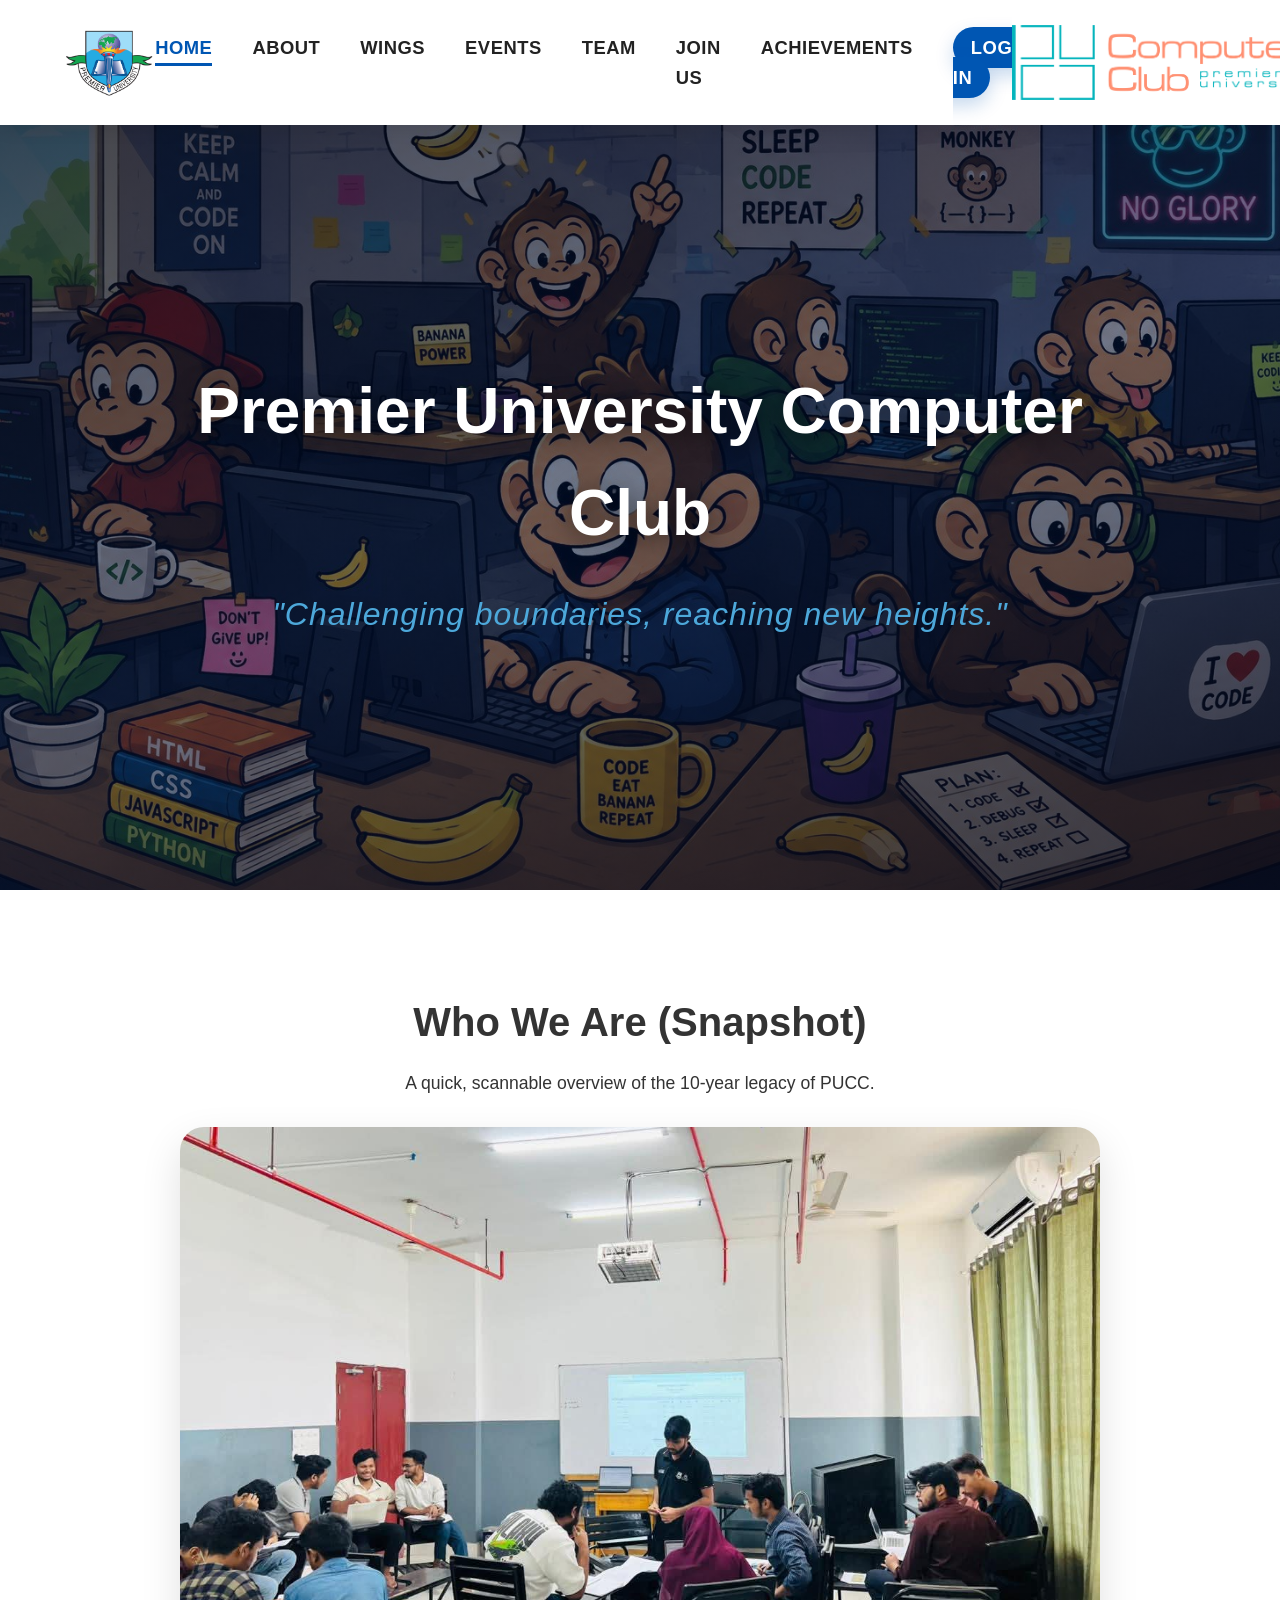
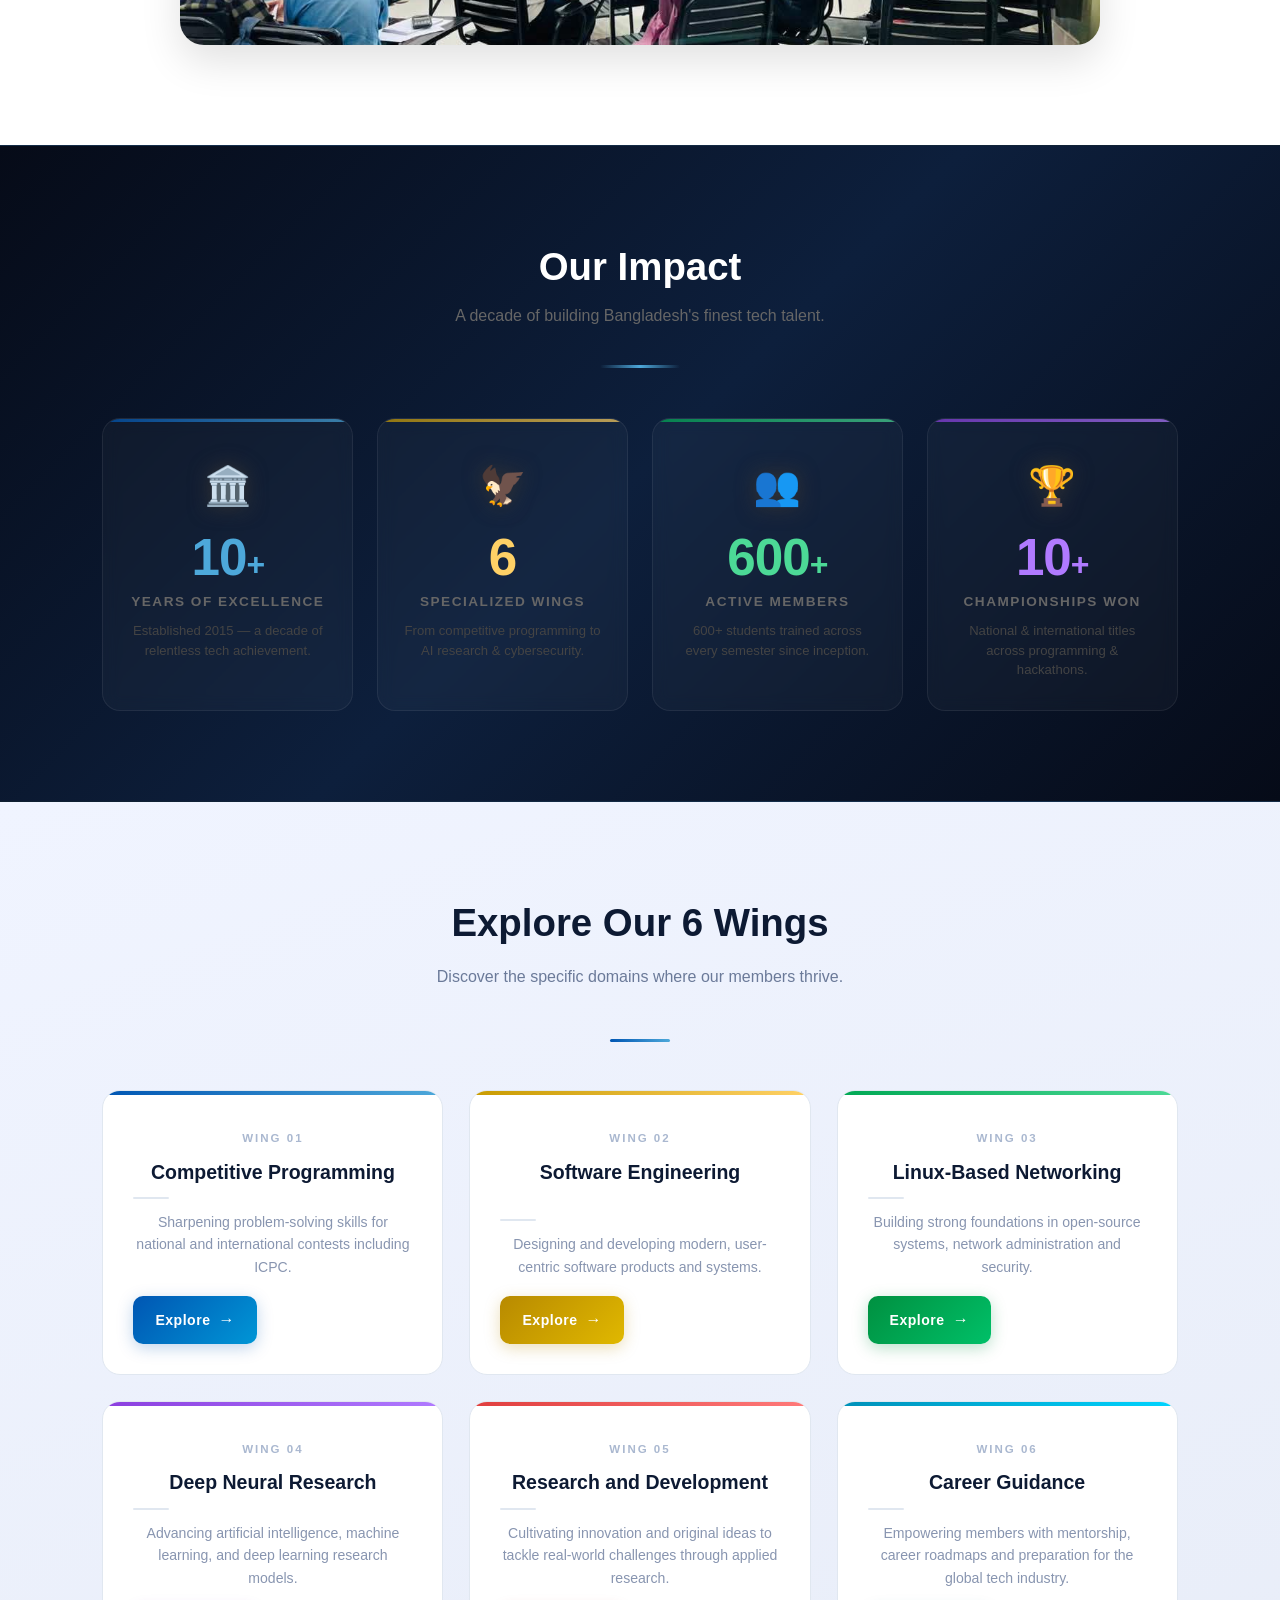
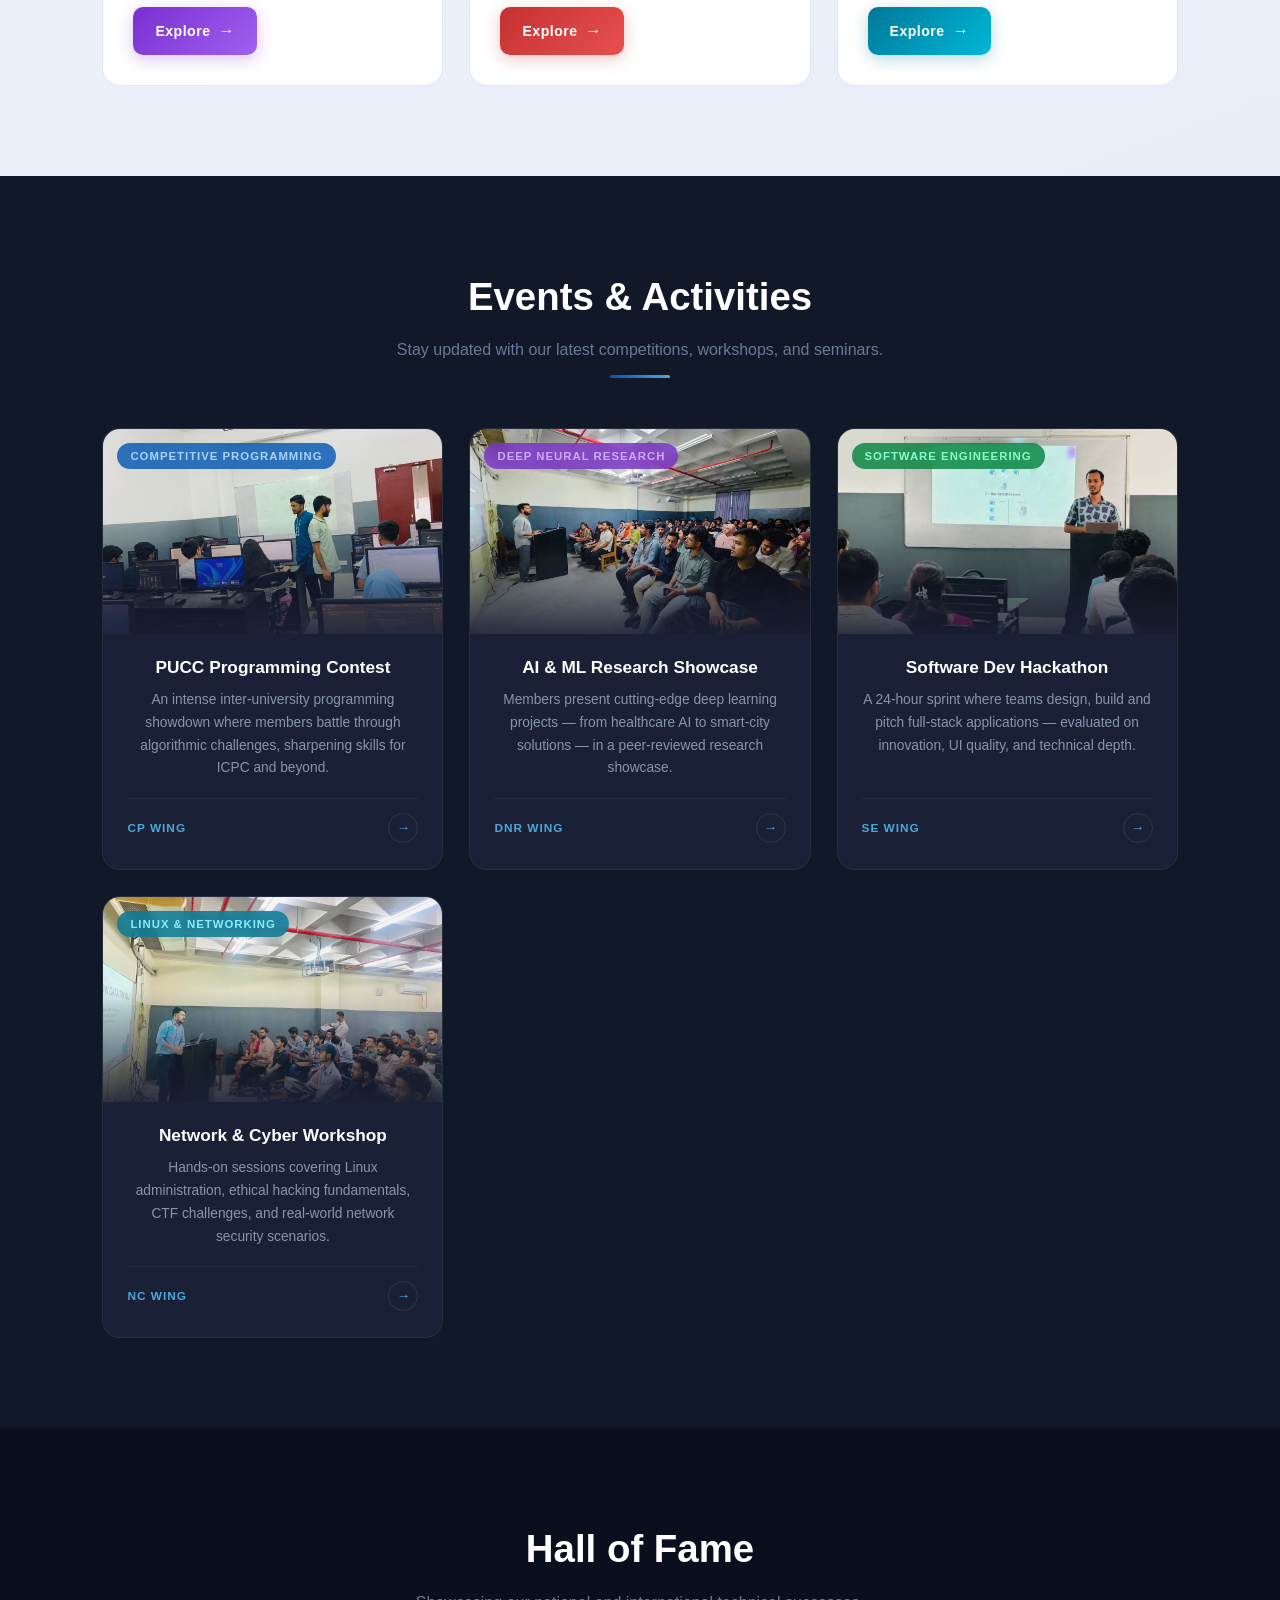
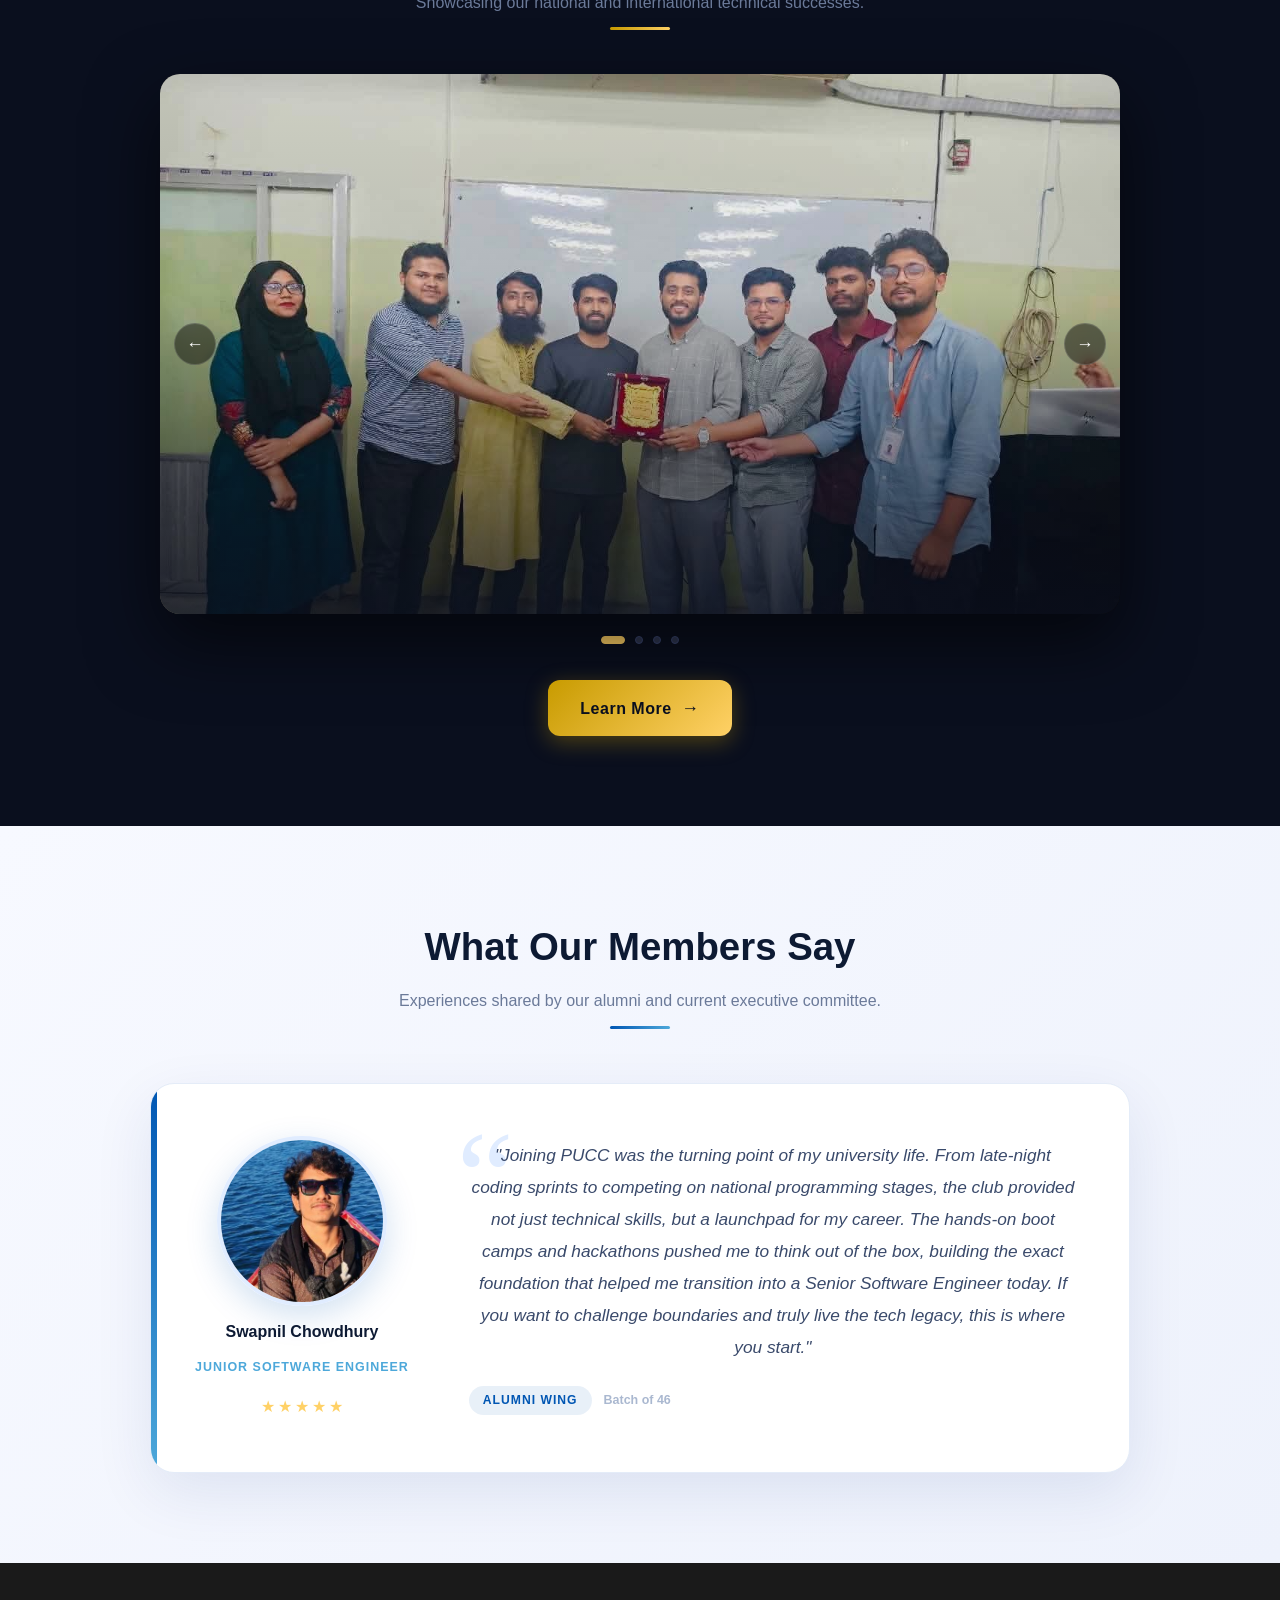
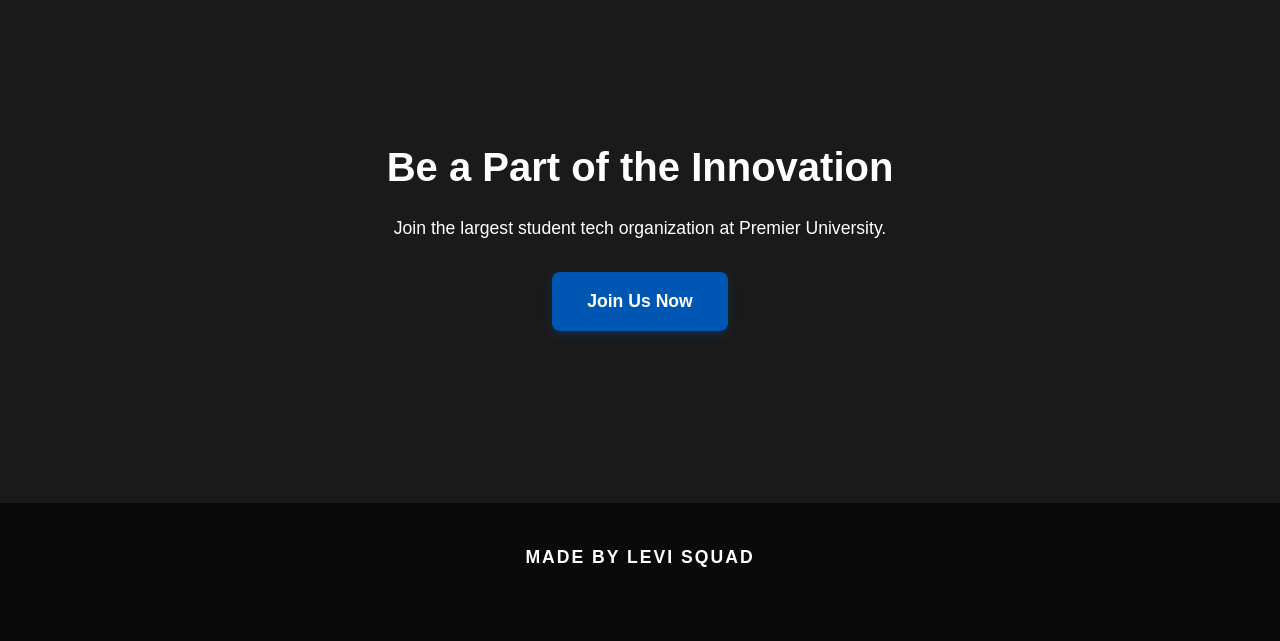
<file: index.html>
<!DOCTYPE html>
<html lang="en">

<head>
    <meta charset="UTF-8">
    <meta name="viewport" content="width=device-width, initial-scale=1.0">
    <title>PUCC - Premier University Computer Club</title>
    <style>
        /* CSS Reset & Smooth Scroll */
        * {
            margin: 0;
            padding: 0;
            box-sizing: border-box;
            font-family: 'Segoe UI', Tahoma, Geneva, Verdana, sans-serif;
        }

        html {
            scroll-behavior: smooth;
            /* Smooth scrolling enabled */
        }

        body {
            background-image: url('background.png');
            background-size: cover;
            background-position: center top;
            background-repeat: no-repeat;
            background-attachment: fixed;
            background-color: #0a0a1a; /* fallback if image not loaded */
            color: #333;
            line-height: 1.6;
        }

        /* --- BIGGER & BOLDER NAVBAR --- */
        header {
            display: flex;
            justify-content: space-between;
            align-items: center;
            padding: 25px 5%;
            /* Increased padding for a larger navbar */
            background-color: #ffffff;
            box-shadow: 0 6px 15px rgba(0, 0, 0, 0.08);
            /* Stronger shadow */
            position: sticky;
            top: 0;
            z-index: 1000;
        }

        .logo-left,
        .logo-right {
            height: 75px;
            /* Bigger logos */
            object-fit: contain;
        }

        nav ul {
            list-style: none;
            display: flex;
            gap: 40px;
            /* Increased space between links */
        }

        nav a {
            text-decoration: none;
            color: #222;
            font-weight: 700;
            /* Bolder font */
            font-size: 1.15rem;
            /* Larger text */
            letter-spacing: 0.5px;
            text-transform: uppercase;
            transition: color 0.3s ease, border-bottom 0.3s ease;
            padding-bottom: 5px;
            border-bottom: 3px solid transparent;
            /* Hover underline preparation */
        }

        nav a:hover,
        nav a.active {
            color: #0056b3;
            border-bottom: 3px solid #0056b3;
            /* Bottom border on hover */
        }

        nav a.login-btn {
            border-bottom: 0;
            padding: 10px 18px;
            border-radius: 999px;
            background-color: #0056b3;
            color: #ffffff;
            box-shadow: 0 8px 18px rgba(0, 86, 179, 0.22);
        }

        nav a.login-btn:hover {
            color: #ffffff;
            border-bottom: 0;
            background-color: #004494;
        }

        /* --- SECTION STYLING (Contrast Beats) --- */
        section {
            padding: 100px 10%;
            /* More breathing room */
            min-height: 60vh;
            display: flex;
            flex-direction: column;
            justify-content: center;
            align-items: center;
            text-align: center;
        }

        /* Alternating backgrounds for visual rhythm */
        .bg-light {
            background-color: #ffffff;
        }

        .bg-gray {
            background-color: #f8f9fa;
        }

        .bg-dark {
            background-color: #1a1a1a;
            color: #ffffff;
        }

        /* 1. Hero Section */
        #hero {
            min-height: 85vh;
            position: relative;
        }

        /* Dark overlay over the background image so hero text stays readable */
        #hero::before {
            content: '';
            position: absolute;
            inset: 0;
            background: linear-gradient(
                160deg,
                rgba(5, 10, 30, 0.75) 0%,
                rgba(0, 20, 60, 0.55) 50%,
                rgba(5, 10, 30, 0.78) 100%
            );
            z-index: 0;
            pointer-events: none;
        }

        /* Keep hero children above the overlay */
        #hero > * {
            position: relative;
            z-index: 1;
        }

        #hero h1 {
            font-size: 4rem;
            /* Massive heading */
            margin-bottom: 25px;
            font-weight: 800;
            color: #ffffff;
            text-shadow: 0 4px 24px rgba(0, 0, 0, 0.6);
        }

        .club-motto {
            font-size: 2rem;
            font-weight: 400;
            font-style: italic;
            color: #4da8da;
            /* Distinct typographic element */
            letter-spacing: 1px;
        }

        /* Typography for Inner Sections */
        h2 {
            font-size: 2.5rem;
            margin-bottom: 15px;
            color: inherit;
        }

        p {
            font-size: 1.1rem;
            max-width: 800px;
            margin: 0 auto 30px auto;
        }

        /* Snapshot slider */
        .snapshot-slider {
            width: min(100%, 920px);
            overflow: hidden;
            border-radius: 24px;
            box-shadow: 0 16px 40px rgba(0, 0, 0, 0.12);
            background: #ffffff;
        }

        .snapshot-track {
            display: flex;
            width: 300%;
            animation: snapshot-slide 12s infinite ease-in-out;
        }

        .snapshot-track img {
            width: 33.333%;
            flex: 0 0 33.333%;
            display: block;
            aspect-ratio: 16 / 9;
            object-fit: cover;
        }

        @keyframes snapshot-slide {

            0%,
            26% {
                transform: translateX(0);
            }

            33%,
            59% {
                transform: translateX(-33.333%);
            }

            66%,
            92% {
                transform: translateX(-66.666%);
            }

            100% {
                transform: translateX(0);
            }
        }

        /* CTA Button */
        .btn {
            display: inline-block;
            padding: 15px 35px;
            background-color: #0056b3;
            color: #ffffff;
            text-decoration: none;
            font-weight: bold;
            font-size: 1.1rem;
            border-radius: 8px;
            transition: transform 0.3s, background-color 0.3s;
            box-shadow: 0 4px 10px rgba(0, 86, 179, 0.3);
        }

        .btn:hover {
            background-color: #004494;
            transform: translateY(-3px);
            /* Subtle lift effect */
        }

        /* =============================================
           WINGS SECTION — Flashcards
        ============================================= */
        #wings {
            background: linear-gradient(160deg, #f0f4ff 0%, #e8edf8 100%);
            padding: 90px 8%;
        }
        #wings h2 {
            font-size: 2.4rem;
            font-weight: 800;
            color: #0d1a33;
            margin-bottom: 10px;
        }
        #wings > p {
            font-size: 1rem;
            color: #6b7a99;
            margin-bottom: 50px;
        }
        .wings-divider {
            width: 60px;
            height: 3px;
            background: linear-gradient(90deg, #0056b3, #4da8da);
            border-radius: 3px;
            margin: 0 auto 48px;
        }

        /* Grid of flashcards */
        .wings-grid {
            display: grid;
            grid-template-columns: repeat(auto-fit, minmax(290px, 1fr));
            gap: 26px;
            max-width: 1100px;
            width: 100%;
            margin: 0 auto;
        }

        /* Individual flashcard */
        .wing-card {
            background: #ffffff;
            border-radius: 18px;
            padding: 38px 30px 30px;
            border: 1px solid #e0e7f0;
            position: relative;
            overflow: hidden;
            transition: transform 0.4s ease, box-shadow 0.4s ease, border-color 0.4s ease;
            display: flex;
            flex-direction: column;
            gap: 12px;
        }

        /* Coloured top accent stripe */
        .wing-card::before {
            content: '';
            position: absolute;
            top: 0; left: 0; right: 0;
            height: 4px;
            border-radius: 18px 18px 0 0;
            background: linear-gradient(90deg, #0056b3, #4da8da);
            transition: height 0.35s ease;
        }
        .wing-card:nth-child(2)::before { background: linear-gradient(90deg, #c89b00, #ffd166); }
        .wing-card:nth-child(3)::before { background: linear-gradient(90deg, #00a854, #4cd996); }
        .wing-card:nth-child(4)::before { background: linear-gradient(90deg, #8b3fdf, #b07aff); }
        .wing-card:nth-child(5)::before { background: linear-gradient(90deg, #e03e3e, #ff7a7a); }
        .wing-card:nth-child(6)::before { background: linear-gradient(90deg, #0090b8, #00d4ff); }

        .wing-card:hover {
            transform: translateY(-10px);
            box-shadow: 0 22px 55px rgba(0, 60, 130, 0.12);
            border-color: #c5d5f0;
        }
        .wing-card:hover::before {
            height: 6px;
        }

        /* Wing number badge */
        .wing-number {
            font-size: 0.72rem;
            font-weight: 800;
            letter-spacing: 2px;
            text-transform: uppercase;
            color: #aab8d0;
        }

        /* Wing name */
        .wing-name {
            font-size: 1.22rem;
            font-weight: 800;
            color: #0d1a33;
            line-height: 1.3;
            flex: 1;
        }

        /* Short description */
        .wing-tagline {
            font-size: 0.88rem;
            color: #8895b0;
            line-height: 1.6;
        }

        /* Separator */
        .wing-sep {
            width: 36px;
            height: 2px;
            background: #e0e7f0;
            border-radius: 2px;
            transition: width 0.35s ease, background 0.35s ease;
        }
        .wing-card:hover .wing-sep {
            width: 56px;
            background: #4da8da;
        }

        /* Explore button */
        .wing-btn {
            display: inline-flex;
            align-items: center;
            gap: 8px;
            margin-top: 6px;
            padding: 11px 22px;
            border-radius: 10px;
            background: linear-gradient(135deg, #0056b3 0%, #0096d6 100%);
            color: #ffffff;
            font-weight: 700;
            font-size: 0.88rem;
            letter-spacing: 0.5px;
            text-decoration: none;
            border: none;
            cursor: pointer;
            align-self: flex-start;
            box-shadow: 0 4px 16px rgba(0, 86, 179, 0.25);
            transition: box-shadow 0.35s ease, transform 0.35s ease, background 0.35s ease;
            position: relative;
            overflow: hidden;
        }

        /* Shimmer sweep on button hover */
        .wing-btn::before {
            content: '';
            position: absolute;
            top: 0; left: -80%;
            width: 60%; height: 100%;
            background: linear-gradient(90deg, transparent, rgba(255,255,255,0.2), transparent);
            transform: skewX(-15deg);
            transition: left 0.5s ease;
        }
        .wing-btn:hover::before {
            left: 140%;
        }

        .wing-btn:hover {
            transform: translateX(4px);
            box-shadow: 0 8px 28px rgba(0, 86, 179, 0.38);
            background: linear-gradient(135deg, #004494 0%, #0082bb 100%);
        }

        /* Arrow icon inside button */
        .wing-btn .btn-arrow {
            display: inline-block;
            transition: transform 0.35s ease;
            font-style: normal;
            font-size: 1rem;
        }
        .wing-btn:hover .btn-arrow {
            transform: translateX(4px);
        }

        /* Per-card button gradient overrides */
        .wing-card:nth-child(2) .wing-btn { background: linear-gradient(135deg, #b88a00, #e0b800); box-shadow: 0 4px 16px rgba(184,138,0,0.28); }
        .wing-card:nth-child(2) .wing-btn:hover { background: linear-gradient(135deg, #9a7400, #c8a400); box-shadow: 0 8px 28px rgba(184,138,0,0.4); }

        .wing-card:nth-child(3) .wing-btn { background: linear-gradient(135deg, #009040, #00c068); box-shadow: 0 4px 16px rgba(0,144,64,0.28); }
        .wing-card:nth-child(3) .wing-btn:hover { background: linear-gradient(135deg, #007a36, #00a85a); box-shadow: 0 8px 28px rgba(0,144,64,0.4); }

        .wing-card:nth-child(4) .wing-btn { background: linear-gradient(135deg, #7a2fd0, #a060f0); box-shadow: 0 4px 16px rgba(122,47,208,0.28); }
        .wing-card:nth-child(4) .wing-btn:hover { background: linear-gradient(135deg, #6520b8, #8848d8); box-shadow: 0 8px 28px rgba(122,47,208,0.4); }

        .wing-card:nth-child(5) .wing-btn { background: linear-gradient(135deg, #c43030, #e85050); box-shadow: 0 4px 16px rgba(196,48,48,0.28); }
        .wing-card:nth-child(5) .wing-btn:hover { background: linear-gradient(135deg, #a82020, #d03e3e); box-shadow: 0 8px 28px rgba(196,48,48,0.4); }

        .wing-card:nth-child(6) .wing-btn { background: linear-gradient(135deg, #007898, #00b8d8); box-shadow: 0 4px 16px rgba(0,120,152,0.28); }
        .wing-card:nth-child(6) .wing-btn:hover { background: linear-gradient(135deg, #005e7a, #009ab8); box-shadow: 0 8px 28px rgba(0,120,152,0.4); }

        /* =============================================
           HALL OF FAME SLIDESHOW
        ============================================= */
        #achievements {
            background: #0a0f1e;
            padding: 90px 8%;
            min-height: unset;
            display: flex;
            flex-direction: column;
            align-items: center;
            text-align: center;
        }
        #achievements h2 {
            font-size: 2.4rem;
            font-weight: 800;
            color: #ffffff;
            margin-bottom: 10px;
        }
        #achievements > p {
            font-size: 1rem;
            color: #6b7a99;
            margin-bottom: 12px;
        }
        .hof-divider {
            width: 60px;
            height: 3px;
            background: linear-gradient(90deg, #c89b00, #ffd166);
            border-radius: 3px;
            margin: 0 auto 44px;
        }

        /* Slideshow wrapper */
        .hof-slideshow {
            position: relative;
            width: 100%;
            max-width: 960px;
            border-radius: 20px;
            overflow: hidden;
            box-shadow: 0 28px 70px rgba(0,0,0,0.6);
            aspect-ratio: 16 / 9;
            background: #111;
        }

        /* Each slide */
        .hof-slide {
            position: absolute;
            inset: 0;
            opacity: 0;
            transition: opacity 0.85s ease, transform 0.85s ease;
            transform: scale(1.04);
        }
        .hof-slide.active {
            opacity: 1;
            transform: scale(1);
            z-index: 1;
        }
        .hof-slide img {
            width: 100%;
            height: 100%;
            object-fit: cover;
            display: block;
        }
        /* Dark gradient overlay on image */
        .hof-slide::after {
            content: '';
            position: absolute;
            inset: 0;
            background: linear-gradient(
                to top,
                rgba(10,15,30,0.75) 0%,
                rgba(10,15,30,0.10) 60%,
                transparent 100%
            );
            pointer-events: none;
        }

        /* Prev / Next arrows */
        .hof-arrow {
            position: absolute;
            top: 50%;
            transform: translateY(-50%);
            z-index: 10;
            background: rgba(0,0,0,0.45);
            border: 1px solid rgba(255,255,255,0.15);
            color: #ffffff;
            width: 42px;
            height: 42px;
            border-radius: 50%;
            display: flex;
            align-items: center;
            justify-content: center;
            font-size: 1.1rem;
            cursor: pointer;
            transition: background 0.3s, border-color 0.3s;
            backdrop-filter: blur(6px);
            user-select: none;
        }
        .hof-arrow:hover {
            background: rgba(0,86,179,0.75);
            border-color: #4da8da;
        }
        .hof-prev { left: 14px; }
        .hof-next { right: 14px; }

        /* Dot indicators */
        .hof-dots {
            display: flex;
            justify-content: center;
            gap: 10px;
            margin-top: 22px;
        }
        .hof-dot {
            width: 8px;
            height: 8px;
            border-radius: 50%;
            background: #2e3650;
            border: 1px solid #3a4570;
            cursor: pointer;
            transition: background 0.3s, transform 0.3s, width 0.3s;
        }
        .hof-dot.active {
            background: #ffd166;
            border-color: #ffd166;
            width: 24px;
            border-radius: 4px;
            transform: none;
        }

        /* Learn More button */
        .hof-btn {
            display: inline-flex;
            align-items: center;
            gap: 10px;
            margin-top: 36px;
            padding: 14px 32px;
            border-radius: 12px;
            background: linear-gradient(135deg, #c89b00 0%, #ffd166 100%);
            color: #0a0f1e;
            font-weight: 800;
            font-size: 1rem;
            letter-spacing: 0.5px;
            text-decoration: none;
            box-shadow: 0 6px 22px rgba(200,155,0,0.35);
            transition: transform 0.35s ease, box-shadow 0.35s ease, background 0.35s ease;
            position: relative;
            overflow: hidden;
        }
        .hof-btn::before {
            content: '';
            position: absolute;
            top: 0; left: -80%;
            width: 60%; height: 100%;
            background: linear-gradient(90deg, transparent, rgba(255,255,255,0.3), transparent);
            transform: skewX(-15deg);
            transition: left 0.5s ease;
        }
        .hof-btn:hover::before { left: 140%; }
        .hof-btn:hover {
            transform: translateY(-4px);
            box-shadow: 0 14px 36px rgba(200,155,0,0.50);
            background: linear-gradient(135deg, #b88a00 0%, #f0c040 100%);
        }
        .hof-btn .hof-arrow-icon {
            display: inline-block;
            transition: transform 0.35s ease;
            font-size: 1.1rem;
        }
        .hof-btn:hover .hof-arrow-icon {
            transform: translateX(5px);
        }

        /* --- FOOTER --- */
        footer {
            text-align: center;
            padding: 40px;
            background-color: #0a0a0a;
            color: #ffffff;
            font-weight: bold;
            font-size: 1.1rem;
            letter-spacing: 2px;
            text-transform: uppercase;
        }

        /* =============================================
           TESTIMONIALS SECTION
        ============================================= */
        #testimonials {
            background: linear-gradient(135deg, #f7f9ff 0%, #eef2fc 100%);
            padding: 90px 8%;
            min-height: unset;
            display: flex;
            flex-direction: column;
            align-items: center;
        }
        #testimonials > h2 {
            font-size: 2.4rem;
            font-weight: 800;
            color: #0d1a33;
            margin-bottom: 10px;
            text-align: center;
        }
        #testimonials > p.t-sub {
            font-size: 1rem;
            color: #6b7a99;
            text-align: center;
            margin-bottom: 12px;
        }
        .t-divider {
            width: 60px;
            height: 3px;
            background: linear-gradient(90deg, #0056b3, #4da8da);
            border-radius: 3px;
            margin: 0 auto 54px;
        }

        /* Two-column testimonial card */
        .testimonial-card {
            display: flex;
            align-items: center;
            gap: 60px;
            max-width: 980px;
            width: 100%;
            background: #ffffff;
            border-radius: 24px;
            padding: 52px 52px 52px 44px;
            box-shadow: 0 20px 60px rgba(0, 40, 120, 0.09);
            border: 1px solid #e4ecf8;
            position: relative;
            overflow: hidden;
        }
        /* subtle top-left blue accent */
        .testimonial-card::before {
            content: '';
            position: absolute;
            top: 0; left: 0;
            width: 6px; height: 100%;
            background: linear-gradient(180deg, #0056b3, #4da8da);
            border-radius: 24px 0 0 24px;
        }

        /* LEFT — portrait */
        .t-portrait {
            flex-shrink: 0;
            display: flex;
            flex-direction: column;
            align-items: center;
            gap: 16px;
        }
        .t-portrait img {
            width: 170px;
            height: 170px;
            border-radius: 50%;
            object-fit: cover;
            object-position: top center;
            border: 4px solid #e0ecff;
            box-shadow: 0 10px 32px rgba(0, 86, 179, 0.18);
        }
        .t-name {
            font-size: 1rem;
            font-weight: 800;
            color: #0d1a33;
            text-align: center;
            line-height: 1.3;
        }
        .t-role {
            font-size: 0.78rem;
            color: #4da8da;
            font-weight: 700;
            letter-spacing: 1px;
            text-transform: uppercase;
            text-align: center;
        }
        /* Star rating */
        .t-stars {
            display: flex;
            gap: 3px;
            justify-content: center;
        }
        .t-stars span {
            font-size: 1rem;
            color: #ffd166;
        }

        /* RIGHT — quote */
        .t-quote-block {
            flex: 1;
            position: relative;
        }
        /* Large decorative open-quote */
        .t-quote-block::before {
            content: '\201C';
            position: absolute;
            top: -28px;
            left: -12px;
            font-size: 8rem;
            line-height: 1;
            color: #e0ecff;
            font-family: Georgia, serif;
            pointer-events: none;
            z-index: 0;
        }
        .t-quote-text {
            font-size: 1.08rem;
            color: #3a4a6b;
            line-height: 1.85;
            font-style: italic;
            position: relative;
            z-index: 1;
            margin-bottom: 22px;
        }
        .t-quote-footer {
            display: flex;
            align-items: center;
            gap: 12px;
        }
        .t-badge {
            display: inline-block;
            padding: 5px 14px;
            border-radius: 30px;
            background: rgba(0, 86, 179, 0.09);
            color: #0056b3;
            font-size: 0.76rem;
            font-weight: 700;
            letter-spacing: 1px;
            text-transform: uppercase;
        }
        .t-year {
            font-size: 0.78rem;
            color: #aab8d0;
            font-weight: 600;
        }

        /* =============================================
           EVENTS SECTION
        ============================================= */
        #events {
            background: #111827;
            padding: 90px 8%;
            min-height: unset;
        }
        #events h2 {
            font-size: 2.4rem;
            font-weight: 800;
            color: #ffffff;
            margin-bottom: 10px;
            text-align: center;
        }
        #events > p {
            font-size: 1rem;
            color: #6b7a99;
            margin-bottom: 12px;
            text-align: center;
        }
        .events-divider {
            width: 60px;
            height: 3px;
            background: linear-gradient(90deg, #0056b3, #4da8da);
            border-radius: 3px;
            margin: 0 auto 50px;
        }
        .events-grid {
            display: grid;
            grid-template-columns: repeat(auto-fit, minmax(260px, 1fr));
            gap: 26px;
            max-width: 1140px;
            width: 100%;
            margin: 0 auto;
        }
        .event-card {
            background: #1a2035;
            border-radius: 18px;
            overflow: hidden;
            border: 1px solid rgba(255,255,255,0.06);
            transition: transform 0.4s ease, box-shadow 0.4s ease, border-color 0.4s ease;
            display: flex;
            flex-direction: column;
        }
        .event-card:hover {
            transform: translateY(-10px);
            box-shadow: 0 24px 60px rgba(0,0,0,0.55);
            border-color: rgba(77,168,218,0.25);
        }
        .event-img-wrap {
            width: 100%;
            height: 205px;
            overflow: hidden;
            position: relative;
        }
        .event-img-wrap img {
            width: 100%;
            height: 100%;
            object-fit: cover;
            display: block;
            transition: transform 0.55s ease;
        }
        .event-card:hover .event-img-wrap img {
            transform: scale(1.08);
        }
        .event-img-wrap::after {
            content: '';
            position: absolute;
            bottom: 0; left: 0; right: 0;
            height: 55%;
            background: linear-gradient(to top, rgba(26,32,53,0.9), transparent);
            pointer-events: none;
        }
        .event-tag {
            position: absolute;
            top: 14px;
            left: 14px;
            padding: 4px 13px;
            border-radius: 30px;
            font-size: 0.71rem;
            font-weight: 800;
            letter-spacing: 1px;
            text-transform: uppercase;
            z-index: 2;
            backdrop-filter: blur(6px);
        }
        .tag-blue   { background: rgba(0,86,179,0.80);   color: #a8d4ff; }
        .tag-purple { background: rgba(120,50,200,0.80); color: #d0aaff; }
        .tag-green  { background: rgba(0,130,60,0.80);   color: #88ffca; }
        .tag-teal   { background: rgba(0,120,150,0.80);  color: #88eeff; }
        .event-body {
            padding: 22px 24px 26px;
            display: flex;
            flex-direction: column;
            gap: 10px;
            flex: 1;
        }
        .event-title {
            font-size: 1.08rem;
            font-weight: 800;
            color: #ffffff;
            line-height: 1.35;
        }
        .event-desc {
            font-size: 0.86rem;
            color: #8895b0;
            line-height: 1.65;
            flex: 1;
        }
        .event-footer {
            display: flex;
            align-items: center;
            justify-content: space-between;
            margin-top: 8px;
            padding-top: 14px;
            border-top: 1px solid rgba(255,255,255,0.06);
        }
        .event-wing {
            font-size: 0.74rem;
            font-weight: 700;
            letter-spacing: 1px;
            text-transform: uppercase;
            color: #4da8da;
        }
        .event-arrow {
            width: 30px;
            height: 30px;
            border-radius: 50%;
            border: 1px solid rgba(255,255,255,0.1);
            display: flex;
            align-items: center;
            justify-content: center;
            color: #4da8da;
            font-size: 0.85rem;
            transition: background 0.3s, border-color 0.3s, transform 0.3s;
            text-decoration: none;
        }
        .event-card:hover .event-arrow {
            background: #0056b3;
            border-color: #0056b3;
            color: #ffffff;
            transform: translateX(4px);
        }

        /* =============================================
           STATS BAR — Fancy Redesign
        ============================================= */
        #stats-bar {
            background: linear-gradient(135deg, #060b18 0%, #0d1f3c 50%, #060b18 100%);
            padding: 90px 8%;
            min-height: unset;
            position: relative;
            overflow: hidden;
            border-top: 1px solid rgba(77,168,218,0.12);
            border-bottom: 1px solid rgba(77,168,218,0.12);
        }

        /* Animated scan-line shimmer across the whole section */
        #stats-bar::before {
            content: '';
            position: absolute;
            top: 0; left: -100%;
            width: 60%; height: 100%;
            background: linear-gradient(90deg, transparent, rgba(77,168,218,0.04), transparent);
            animation: stats-shimmer 4s ease-in-out infinite;
            pointer-events: none;
        }
        @keyframes stats-shimmer {
            0%   { left: -60%; }
            100% { left: 120%; }
        }

        .stats-heading {
            text-align: center;
            margin-bottom: 12px;
            position: relative;
            z-index: 1;
        }
        .stats-heading .stats-label {
            display: inline-block;
            background: rgba(77,168,218,0.12);
            color: #4da8da;
            font-size: 0.78rem;
            font-weight: 700;
            letter-spacing: 2px;
            text-transform: uppercase;
            padding: 5px 16px;
            border-radius: 30px;
            margin-bottom: 14px;
        }
        .stats-heading h2 {
            font-size: 2.4rem;
            font-weight: 800;
            color: #ffffff;
            margin-bottom: 6px;
        }
        .stats-heading p {
            font-size: 1rem;
            color: #666;
            max-width: 500px;
            margin: 0 auto;
        }

        /* Glowing divider line */
        .stats-divider {
            width: 80px;
            height: 3px;
            background: linear-gradient(90deg, transparent, #4da8da, transparent);
            margin: 24px auto 50px;
            border-radius: 3px;
            animation: divider-pulse 2.5s ease-in-out infinite;
            position: relative;
            z-index: 1;
        }
        @keyframes divider-pulse {
            0%, 100% { opacity: 0.5; width: 60px; }
            50%       { opacity: 1;   width: 100px; }
        }

        /* Cards grid */
        .stats-grid {
            display: grid;
            grid-template-columns: repeat(auto-fit, minmax(210px, 1fr));
            gap: 24px;
            max-width: 1100px;
            margin: 0 auto;
            position: relative;
            z-index: 1;
        }

        .stat-card {
            background: rgba(255,255,255,0.03);
            border: 1px solid rgba(255,255,255,0.07);
            border-radius: 18px;
            padding: 36px 24px 30px;
            text-align: center;
            position: relative;
            overflow: hidden;
            transition: transform 0.4s ease, box-shadow 0.4s ease, border-color 0.4s ease;
            backdrop-filter: blur(8px);
            /* Entrance: starts invisible & shifted down */
            opacity: 0;
            transform: translateY(40px);
        }
        .stat-card.animate-in {
            animation: card-rise 0.65s ease forwards;
        }
        .stat-card:nth-child(2).animate-in { animation-delay: 0.12s; }
        .stat-card:nth-child(3).animate-in { animation-delay: 0.24s; }
        .stat-card:nth-child(4).animate-in { animation-delay: 0.36s; }
        @keyframes card-rise {
            to { opacity: 1; transform: translateY(0); }
        }

        .stat-card:hover {
            transform: translateY(-10px) scale(1.02);
            box-shadow: 0 24px 55px rgba(0,0,0,0.55);
        }

        /* Coloured top glow bar per card */
        .stat-card::before {
            content: '';
            position: absolute;
            top: 0; left: 0; right: 0;
            height: 3px;
            border-radius: 18px 18px 0 0;
            transition: opacity 0.4s;
            opacity: 0.7;
        }
        .stat-card:hover::before { opacity: 1; }
        .sc-blue::before   { background: linear-gradient(90deg, #0056b3, #4da8da); }
        .sc-gold::before   { background: linear-gradient(90deg, #c89b00, #ffd166); }
        .sc-green::before  { background: linear-gradient(90deg, #00a854, #4cd996); }
        .sc-purple::before { background: linear-gradient(90deg, #8b3fdf, #b07aff); }

        /* Subtle inner glow on hover */
        .stat-card::after {
            content: '';
            position: absolute;
            inset: 0;
            border-radius: 18px;
            opacity: 0;
            transition: opacity 0.4s;
            pointer-events: none;
        }
        .stat-card:hover::after { opacity: 1; }
        .sc-blue:hover   { border-color: rgba(77,168,218,0.35); box-shadow: 0 24px 55px rgba(0,86,179,0.18), 0 0 0 1px rgba(77,168,218,0.15); }
        .sc-gold:hover   { border-color: rgba(255,209,102,0.35); box-shadow: 0 24px 55px rgba(200,155,0,0.18), 0 0 0 1px rgba(255,209,102,0.15); }
        .sc-green:hover  { border-color: rgba(76,217,150,0.35); box-shadow: 0 24px 55px rgba(0,168,84,0.18), 0 0 0 1px rgba(76,217,150,0.15); }
        .sc-purple:hover { border-color: rgba(176,122,255,0.35); box-shadow: 0 24px 55px rgba(130,60,200,0.18), 0 0 0 1px rgba(176,122,255,0.15); }

        .stat-icon {
            font-size: 2.4rem;
            margin-bottom: 16px;
            display: block;
            filter: drop-shadow(0 0 10px currentColor);
        }
        .stat-number {
            font-size: 3.2rem;
            font-weight: 900;
            line-height: 1;
            margin-bottom: 8px;
            font-variant-numeric: tabular-nums;
            letter-spacing: -1px;
        }
        .sc-blue   .stat-number { color: #4da8da; }
        .sc-gold   .stat-number { color: #ffd166; }
        .sc-green  .stat-number { color: #4cd996; }
        .sc-purple .stat-number { color: #b07aff; }

        .stat-suffix {
            font-size: 2rem;
            font-weight: 900;
        }
        .stat-title {
            font-size: 0.85rem;
            font-weight: 700;
            letter-spacing: 1.5px;
            text-transform: uppercase;
            color: #666;
            margin-top: 4px;
        }
        .stat-desc {
            font-size: 0.82rem;
            color: #444;
            margin-top: 8px;
            line-height: 1.5;
        }
    </style>
    <link rel="stylesheet" href="responsive.css">
</head>

<body>

    <header>
        <img src="puclogo.png" alt="PUC Logo" class="logo-left">
        <nav>
            <ul>
                <li><a href="index.html" class="active">Home</a></li>
                <li><a href="about.html">About</a></li>
                <li><a href="wings.html">Wings</a></li>
                <li><a href="events.html">Events</a></li>
                <li><a href="team.html">Team</a></li>
                <li><a href="join.html">Join Us</a></li>
                <li><a href="achievements.html">Achievements</a></li>
                <li><a href="login.html" class="login-btn">Log In</a></li>
            </ul>
        </nav>
        <img src="pucclublogo.png" alt="PUCC Logo" class="logo-right">
    </header>

    <main>
        <section id="hero">
            <h1>Premier University Computer Club</h1>
            <h2 class="club-motto">"Challenging boundaries, reaching new heights."</h2>
        </section>

        <section id="snapshot" class="bg-light">
            <h2>Who We Are (Snapshot)</h2>
            <p>A quick, scannable overview of the 10-year legacy of PUCC.</p>
            <div class="snapshot-slider" aria-label="Snapshot image slider">
                <div class="snapshot-track">
                    <img src="snappic1.png" alt="Snapshot image 1">
                    <img src="snappic2.png" alt="Snapshot image 2">
                    <img src="snappic3.png" alt="Snapshot image 3">
                </div>
            </div>
        </section>

        <section id="stats-bar">
            <div class="stats-heading">
                <h2>Our Impact</h2>
                <p>A decade of building Bangladesh's finest tech talent.</p>
            </div>
            <div class="stats-divider"></div>
            <div class="stats-grid">

                <!-- Card 1: Years -->
                <div class="stat-card sc-blue">
                    <span class="stat-icon">🏛️</span>
                    <div class="stat-number">
                        <span class="count" data-target="10" data-suffix="+">0</span><span class="stat-suffix">+</span>
                    </div>
                    <div class="stat-title">Years of Excellence</div>
                    <div class="stat-desc">Established 2015 — a decade of relentless tech achievement.</div>
                </div>

                <!-- Card 2: Wings -->
                <div class="stat-card sc-gold">
                    <span class="stat-icon">🦅</span>
                    <div class="stat-number">
                        <span class="count" data-target="6" data-suffix="">0</span>
                    </div>
                    <div class="stat-title">Specialized Wings</div>
                    <div class="stat-desc">From competitive programming to AI research & cybersecurity.</div>
                </div>

                <!-- Card 3: Members (fast countdown) -->
                <div class="stat-card sc-green">
                    <span class="stat-icon">👥</span>
                    <div class="stat-number">
                        <span class="count" data-target="600" data-suffix="+">0</span><span class="stat-suffix">+</span>
                    </div>
                    <div class="stat-title">Active Members</div>
                    <div class="stat-desc">600+ students trained across every semester since inception.</div>
                </div>

                <!-- Card 4: Awards -->
                <div class="stat-card sc-purple">
                    <span class="stat-icon">🏆</span>
                    <div class="stat-number">
                        <span class="count" data-target="10" data-suffix="+">0</span><span class="stat-suffix">+</span>
                    </div>
                    <div class="stat-title">Championships Won</div>
                    <div class="stat-desc">National & international titles across programming & hackathons.</div>
                </div>

            </div>
        </section>

        <section id="wings">
            <h2>Explore Our 6 Wings</h2>
            <p>Discover the specific domains where our members thrive.</p>
            <div class="wings-divider"></div>
            <div class="wings-grid">

                <div class="wing-card">
                    <span class="wing-number">Wing 01</span>
                    <div class="wing-name">Competitive Programming</div>
                    <div class="wing-sep"></div>
                    <div class="wing-tagline">Sharpening problem-solving skills for national and international contests including ICPC.</div>
                    <a href="wings.html" class="wing-btn">Explore <i class="btn-arrow">&rarr;</i></a>
                </div>

                <div class="wing-card">
                    <span class="wing-number">Wing 02</span>
                    <div class="wing-name">Software Engineering</div>
                    <div class="wing-sep"></div>
                    <div class="wing-tagline">Designing and developing modern, user-centric software products and systems.</div>
                    <a href="wings.html" class="wing-btn">Explore <i class="btn-arrow">&rarr;</i></a>
                </div>

                <div class="wing-card">
                    <span class="wing-number">Wing 03</span>
                    <div class="wing-name">Linux-Based Networking</div>
                    <div class="wing-sep"></div>
                    <div class="wing-tagline">Building strong foundations in open-source systems, network administration and security.</div>
                    <a href="wings.html" class="wing-btn">Explore <i class="btn-arrow">&rarr;</i></a>
                </div>

                <div class="wing-card">
                    <span class="wing-number">Wing 04</span>
                    <div class="wing-name">Deep Neural Research</div>
                    <div class="wing-sep"></div>
                    <div class="wing-tagline">Advancing artificial intelligence, machine learning, and deep learning research models.</div>
                    <a href="wings.html" class="wing-btn">Explore <i class="btn-arrow">&rarr;</i></a>
                </div>

                <div class="wing-card">
                    <span class="wing-number">Wing 05</span>
                    <div class="wing-name">Research and Development</div>
                    <div class="wing-sep"></div>
                    <div class="wing-tagline">Cultivating innovation and original ideas to tackle real-world challenges through applied research.</div>
                    <a href="wings.html" class="wing-btn">Explore <i class="btn-arrow">&rarr;</i></a>
                </div>

                <div class="wing-card">
                    <span class="wing-number">Wing 06</span>
                    <div class="wing-name">Career Guidance</div>
                    <div class="wing-sep"></div>
                    <div class="wing-tagline">Empowering members with mentorship, career roadmaps and preparation for the global tech industry.</div>
                    <a href="wings.html" class="wing-btn">Explore <i class="btn-arrow">&rarr;</i></a>
                </div>

            </div>
        </section>

        <section id="events">
            <h2>Events &amp; Activities</h2>
            <p>Stay updated with our latest competitions, workshops, and seminars.</p>
            <div class="events-divider"></div>
            <div class="events-grid">

                <!-- CP Event -->
                <div class="event-card">
                    <div class="event-img-wrap">
                        <span class="event-tag tag-blue">Competitive Programming</span>
                        <img src="cp-event-pic.jpg" alt="Competitive Programming Event">
                    </div>
                    <div class="event-body">
                        <div class="event-title">PUCC Programming Contest</div>
                        <div class="event-desc">An intense inter-university programming showdown where members battle through algorithmic challenges, sharpening skills for ICPC and beyond.</div>
                        <div class="event-footer">
                            <span class="event-wing">CP Wing</span>
                            <a href="events.html" class="event-arrow">&#8594;</a>
                        </div>
                    </div>
                </div>

                <!-- DNR Event -->
                <div class="event-card">
                    <div class="event-img-wrap">
                        <span class="event-tag tag-purple">Deep Neural Research</span>
                        <img src="dnr-event-pic.jpg" alt="Deep Neural Research Event">
                    </div>
                    <div class="event-body">
                        <div class="event-title">AI &amp; ML Research Showcase</div>
                        <div class="event-desc">Members present cutting-edge deep learning projects — from healthcare AI to smart-city solutions — in a peer-reviewed research showcase.</div>
                        <div class="event-footer">
                            <span class="event-wing">DNR Wing</span>
                            <a href="events.html" class="event-arrow">&#8594;</a>
                        </div>
                    </div>
                </div>

                <!-- SE Event -->
                <div class="event-card">
                    <div class="event-img-wrap">
                        <span class="event-tag tag-green">Software Engineering</span>
                        <img src="se-event-pic.jpg" alt="Software Engineering Event">
                    </div>
                    <div class="event-body">
                        <div class="event-title">Software Dev Hackathon</div>
                        <div class="event-desc">A 24-hour sprint where teams design, build and pitch full-stack applications — evaluated on innovation, UI quality, and technical depth.</div>
                        <div class="event-footer">
                            <span class="event-wing">SE Wing</span>
                            <a href="events.html" class="event-arrow">&#8594;</a>
                        </div>
                    </div>
                </div>

                <!-- NC Event -->
                <div class="event-card">
                    <div class="event-img-wrap">
                        <span class="event-tag tag-teal">Linux &amp; Networking</span>
                        <img src="nc-event-pic.jpg" alt="Networking &amp; Cybersecurity Event">
                    </div>
                    <div class="event-body">
                        <div class="event-title">Network &amp; Cyber Workshop</div>
                        <div class="event-desc">Hands-on sessions covering Linux administration, ethical hacking fundamentals, CTF challenges, and real-world network security scenarios.</div>
                        <div class="event-footer">
                            <span class="event-wing">NC Wing</span>
                            <a href="events.html" class="event-arrow">&#8594;</a>
                        </div>
                    </div>
                </div>

            </div>
        </section>

        <section id="achievements">
            <h2>Hall of Fame</h2>
            <p>Showcasing our national and international technical successes.</p>
            <div class="hof-divider"></div>

            <!-- Slideshow -->
            <div class="hof-slideshow" id="hofSlideshow">

                <div class="hof-slide active">
                    <img src="hof1.jpg" alt="Hall of Fame - Achievement 1">
                </div>
                <div class="hof-slide">
                    <img src="hof2.jpg" alt="Hall of Fame - Achievement 2">
                </div>
                <div class="hof-slide">
                    <img src="hof3.jpg" alt="Hall of Fame - Achievement 3">
                </div>
                <div class="hof-slide">
                    <img src="hof4.jpg" alt="Hall of Fame - Achievement 4">
                </div>

                <!-- Navigation arrows -->
                <div class="hof-arrow hof-prev" id="hofPrev">&#8592;</div>
                <div class="hof-arrow hof-next" id="hofNext">&#8594;</div>
            </div>

            <!-- Dot indicators -->
            <div class="hof-dots" id="hofDots">
                <div class="hof-dot active" data-idx="0"></div>
                <div class="hof-dot" data-idx="1"></div>
                <div class="hof-dot" data-idx="2"></div>
                <div class="hof-dot" data-idx="3"></div>
            </div>

            <!-- Learn More button -->
            <a href="achievements.html" class="hof-btn">
                Learn More <span class="hof-arrow-icon">&#8594;</span>
            </a>
        </section>

        <section id="testimonials">
            <h2>What Our Members Say</h2>
            <p class="t-sub">Experiences shared by our alumni and current executive committee.</p>
            <div class="t-divider"></div>

            <div class="testimonial-card">
                <div class="t-portrait">
                    <img src="alumni.png" alt="PUCC Alumnus Portrait">
                    <div class="t-name">Swapnil Chowdhury</div>
                    <div class="t-role">Junior Software Engineer</div>
                    <div class="t-stars">
                        <span>★</span><span>★</span><span>★</span><span>★</span><span>★</span>
                    </div>
                </div>
                <div class="t-quote-block">
                    <p class="t-quote-text">
                        "Joining PUCC was the turning point of my university life. From late-night coding sprints to competing on national programming stages, the club provided not just technical skills, but a launchpad for my career. The hands-on boot camps and hackathons pushed me to think out of the box, building the exact foundation that helped me transition into a Senior Software Engineer today. If you want to challenge boundaries and truly live the tech legacy, this is where you start."
                    </p>
                    <div class="t-quote-footer">
                        <span class="t-badge">Alumni Wing</span>
                        <span class="t-year">Batch of 46</span>
                    </div>
                </div>
            </div>
        </section>

        <section id="final-cta" class="bg-dark">
            <h2>Be a Part of the Innovation</h2>
            <p>Join the largest student tech organization at Premier University.</p>
            <a href="join.html" class="btn">Join Us Now</a>
        </section>
    </main>

    <footer>
        <p>made by Levi squad</p>
    </footer>

    <script>
        /* ===================================================
           STATS COUNT-UP ANIMATION
           Triggered once when the stats-bar scrolls into view.
        =================================================== */
        (function () {
            const section = document.getElementById('stats-bar');
            const cards   = section.querySelectorAll('.stat-card');
            const counters = section.querySelectorAll('.count');
            let fired = false;

            function easeOutQuart(t) {
                return 1 - Math.pow(1 - t, 4);
            }

            function animateCounter(el) {
                const target   = parseInt(el.getAttribute('data-target'), 10);
                const duration = target >= 100 ? 900 : 600; // members gets faster burst
                const start    = performance.now();

                function step(now) {
                    const elapsed  = now - start;
                    const progress = Math.min(elapsed / duration, 1);
                    const eased    = easeOutQuart(progress);
                    const current  = Math.floor(eased * target);
                    el.textContent = current;
                    if (progress < 1) {
                        requestAnimationFrame(step);
                    } else {
                        el.textContent = target;
                    }
                }
                requestAnimationFrame(step);
            }

            const observer = new IntersectionObserver(function (entries) {
                if (entries[0].isIntersecting && !fired) {
                    fired = true;
                    // Trigger card entrance animations
                    cards.forEach(function (card) {
                        card.classList.add('animate-in');
                    });
                    // Start counters after a tiny delay so cards are visible first
                    setTimeout(function () {
                        counters.forEach(animateCounter);
                    }, 200);
                    observer.disconnect();
                }
            }, { threshold: 0.25 });

            observer.observe(section);
        })();

        /* ===================================================
           HALL OF FAME SLIDESHOW
        =================================================== */
        (function () {
            const slides  = document.querySelectorAll('.hof-slide');
            const dots    = document.querySelectorAll('.hof-dot');
            const prevBtn = document.getElementById('hofPrev');
            const nextBtn = document.getElementById('hofNext');
            const show    = document.getElementById('hofSlideshow');
            let current   = 0;
            let timer;

            function goTo(idx) {
                slides[current].classList.remove('active');
                dots[current].classList.remove('active');
                current = (idx + slides.length) % slides.length;
                slides[current].classList.add('active');
                dots[current].classList.add('active');
            }

            function startAuto() {
                timer = setInterval(function () { goTo(current + 1); }, 3500);
            }
            function stopAuto() { clearInterval(timer); }

            prevBtn.addEventListener('click', function () { stopAuto(); goTo(current - 1); startAuto(); });
            nextBtn.addEventListener('click', function () { stopAuto(); goTo(current + 1); startAuto(); });

            dots.forEach(function (dot) {
                dot.addEventListener('click', function () {
                    stopAuto();
                    goTo(parseInt(dot.getAttribute('data-idx'), 10));
                    startAuto();
                });
            });

            /* Pause on hover */
            show.addEventListener('mouseenter', stopAuto);
            show.addEventListener('mouseleave', startAuto);

            startAuto();
        })();
    </script>

</body>

</html>
</file>
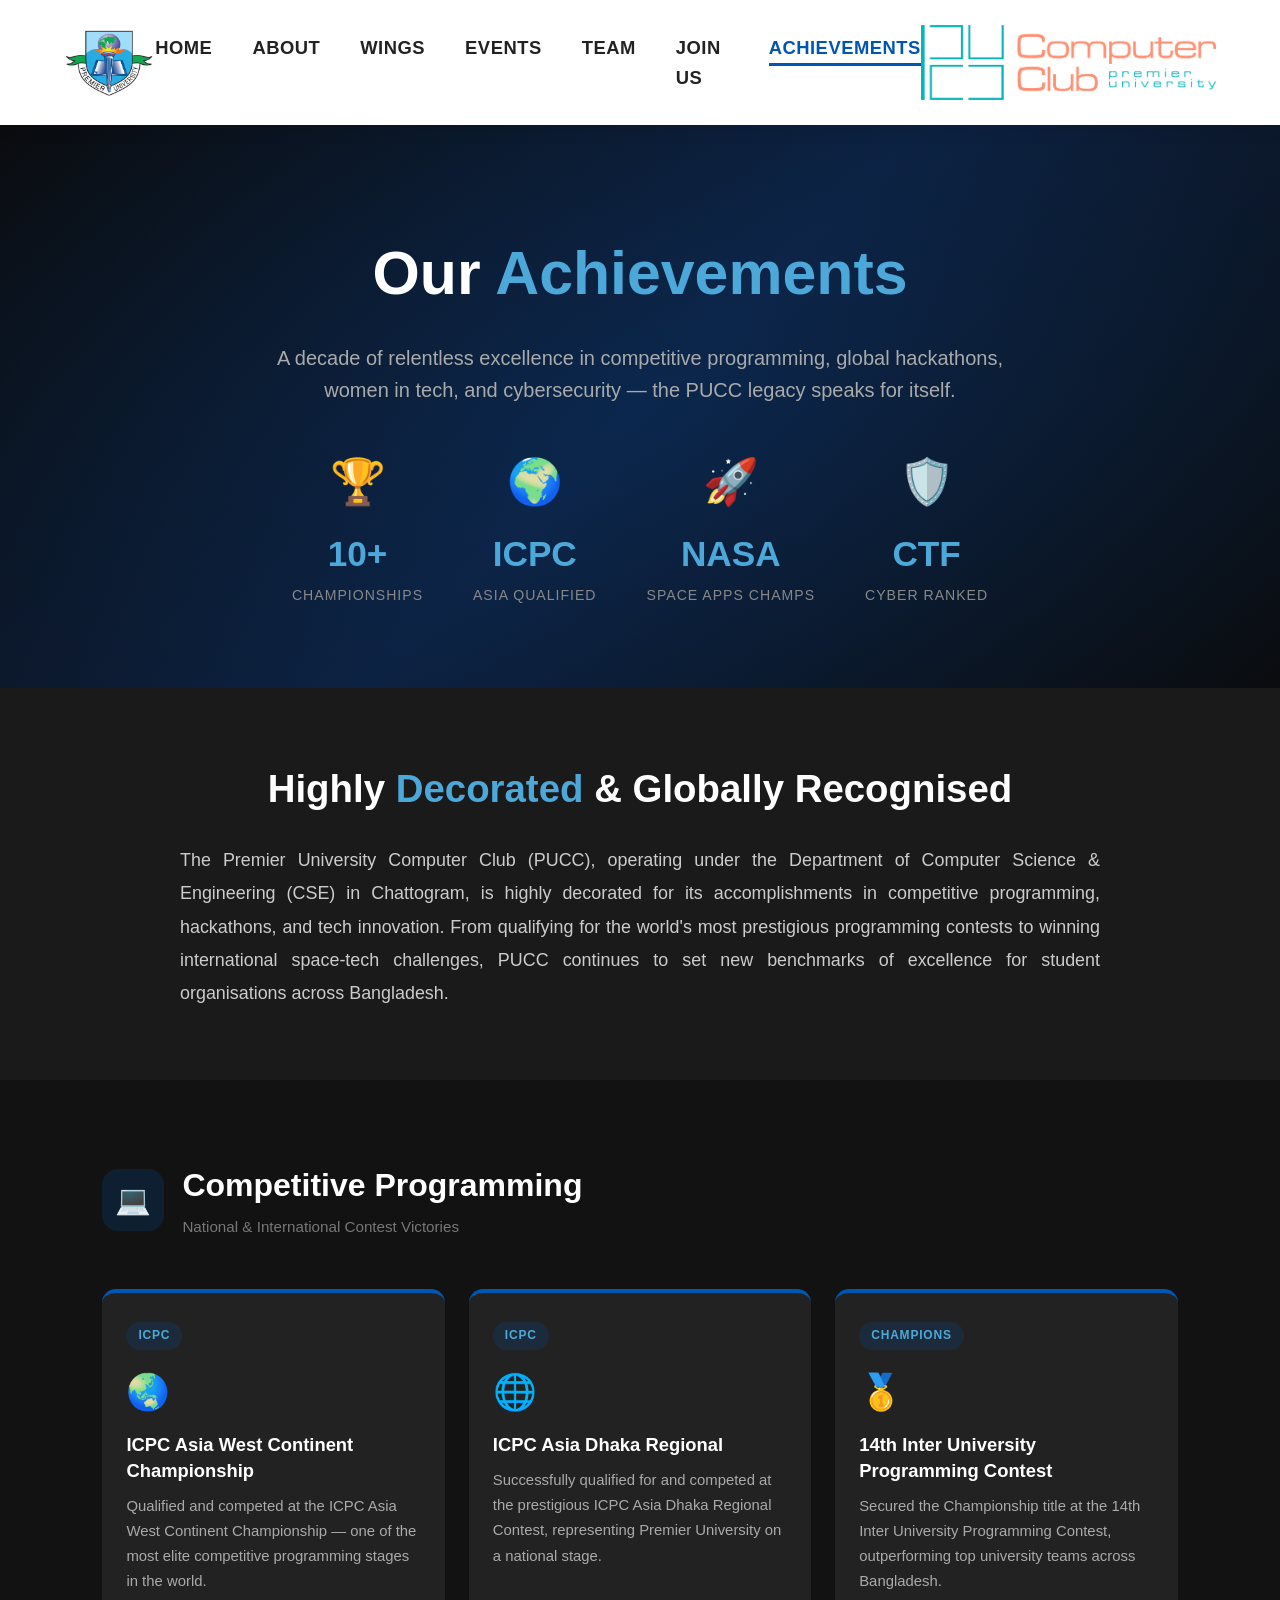
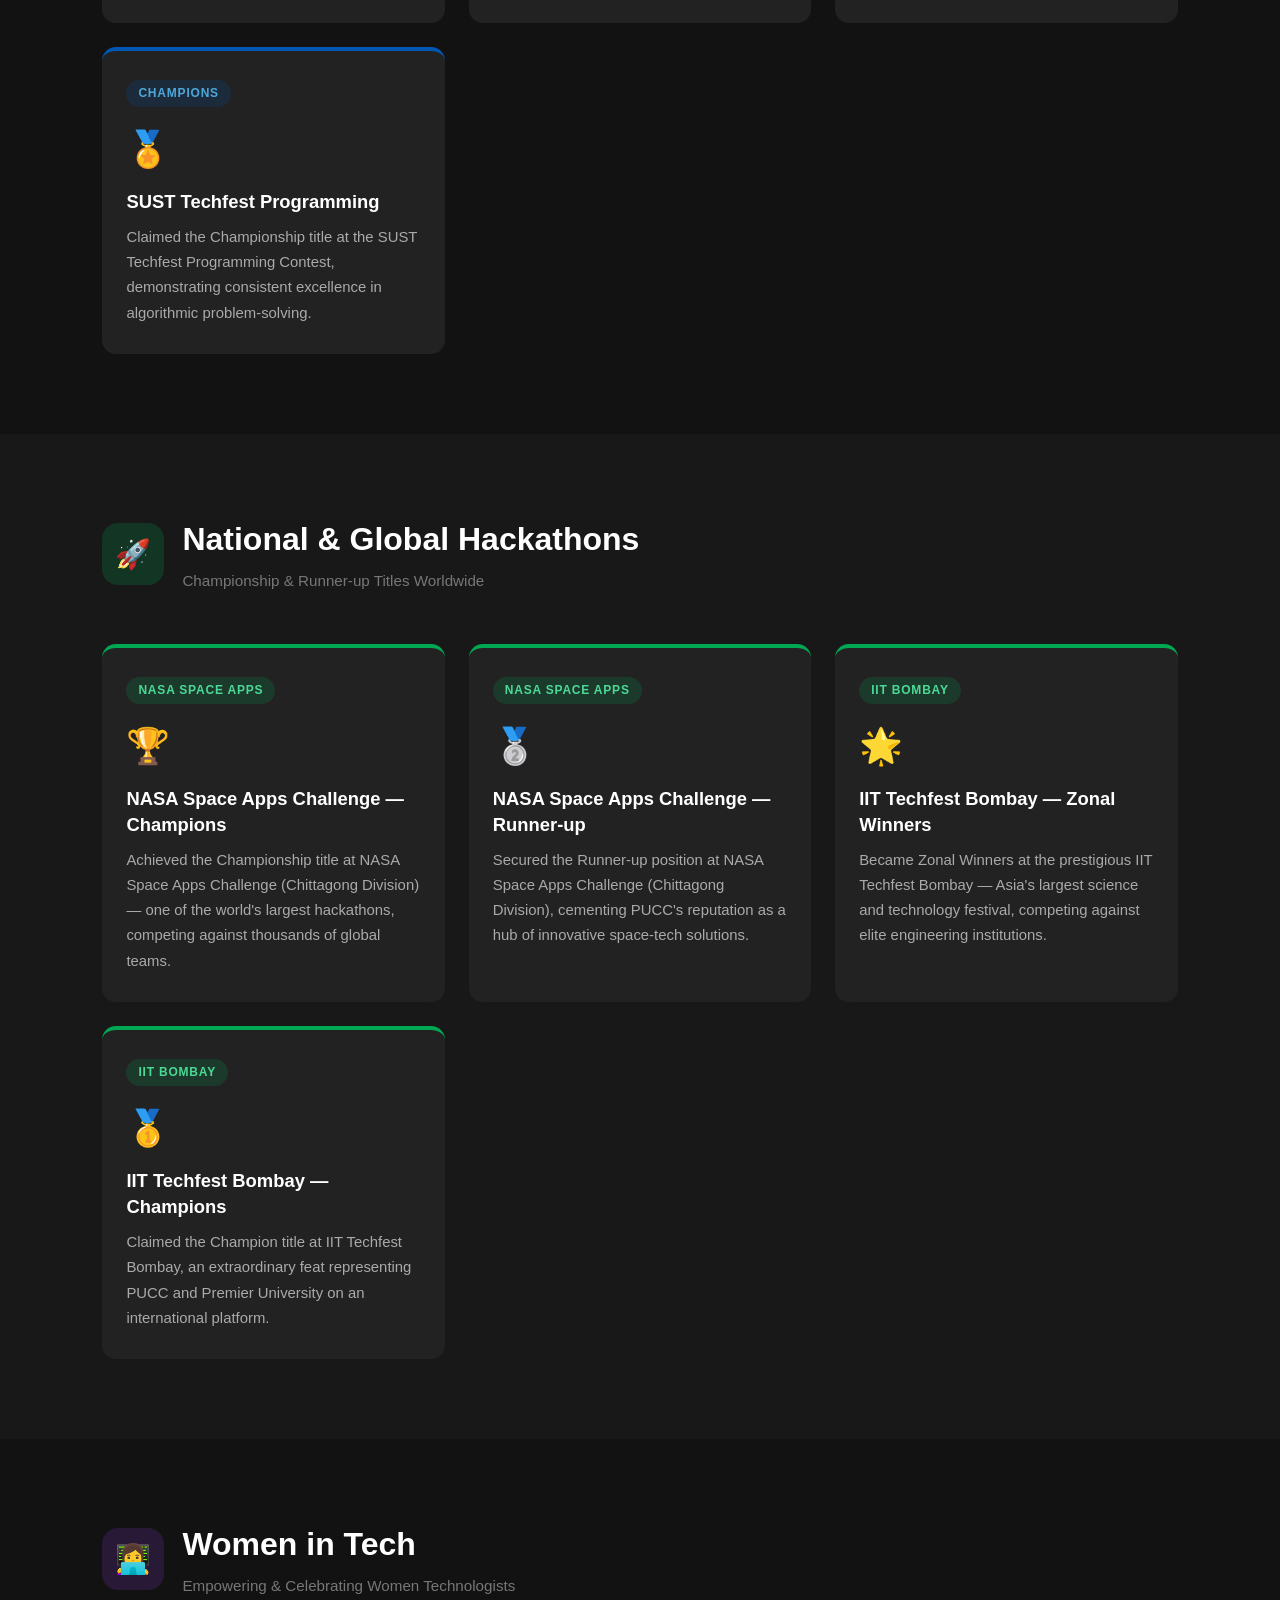
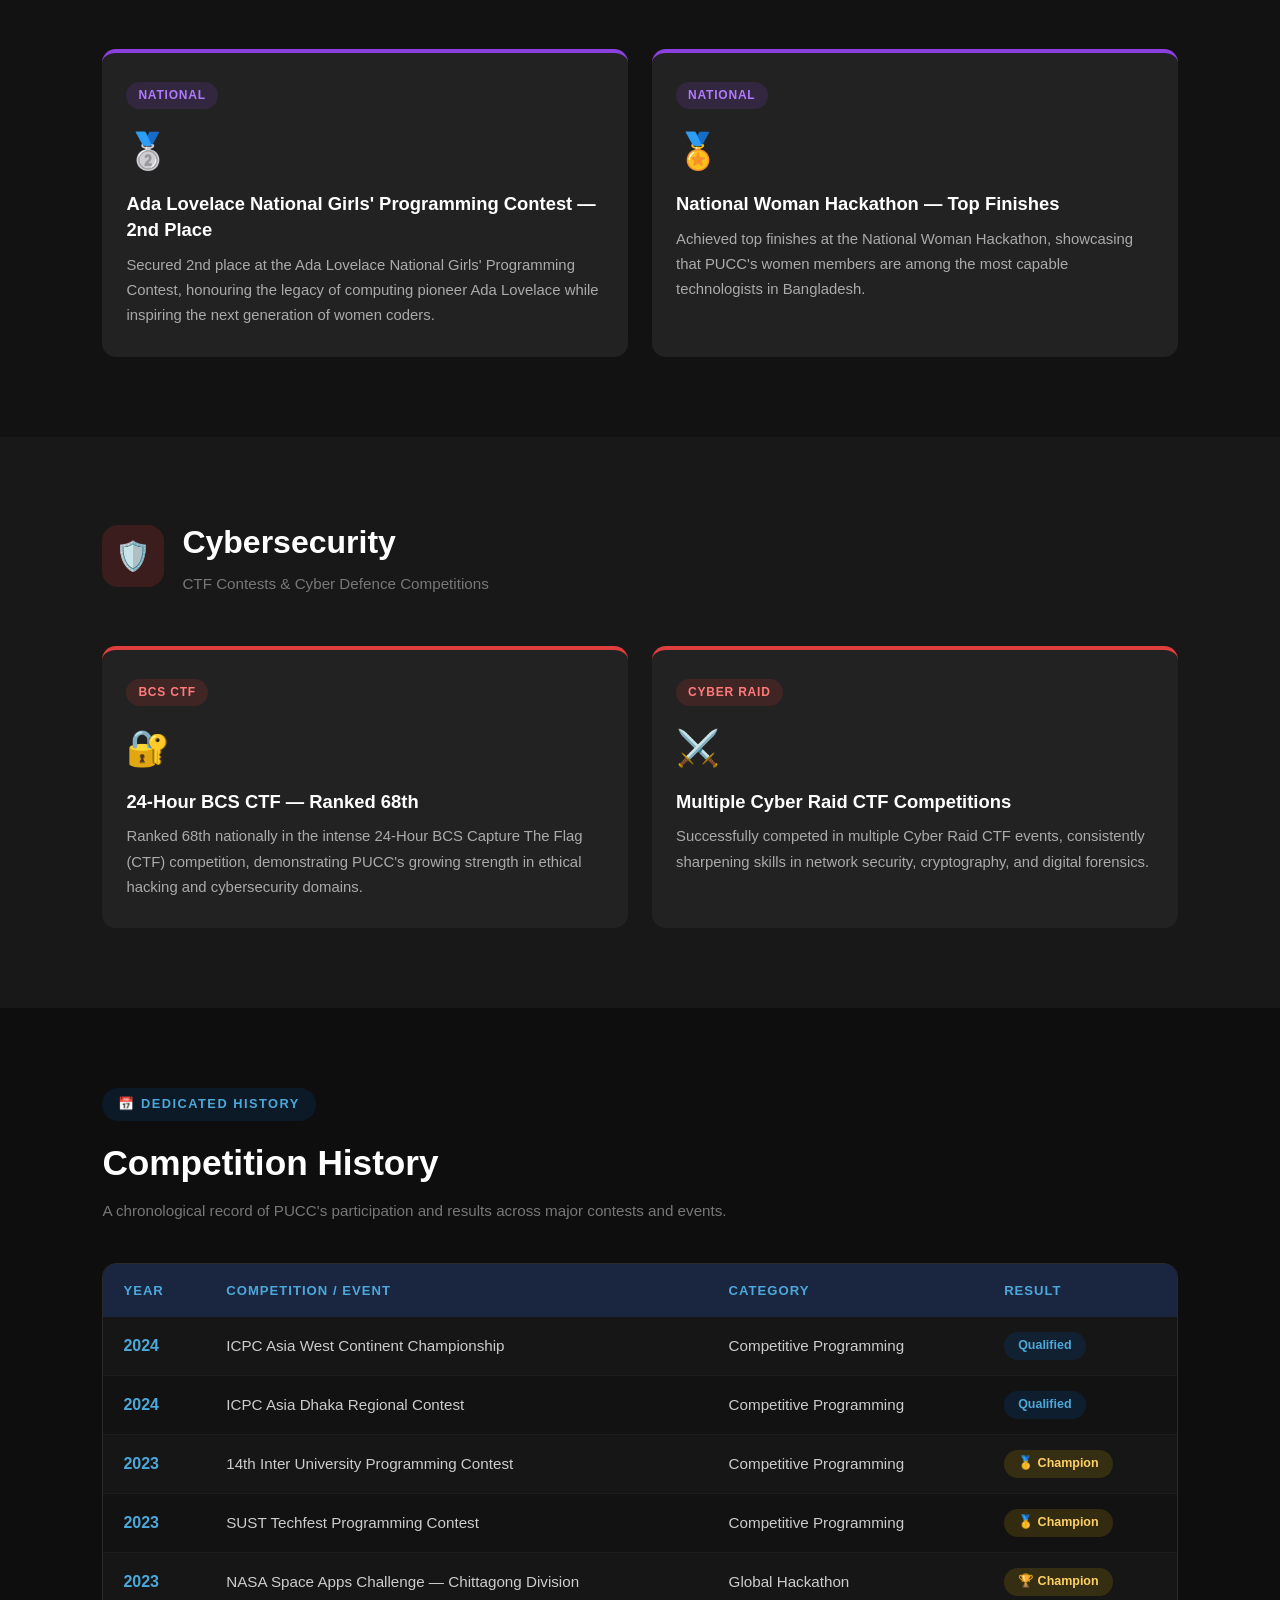
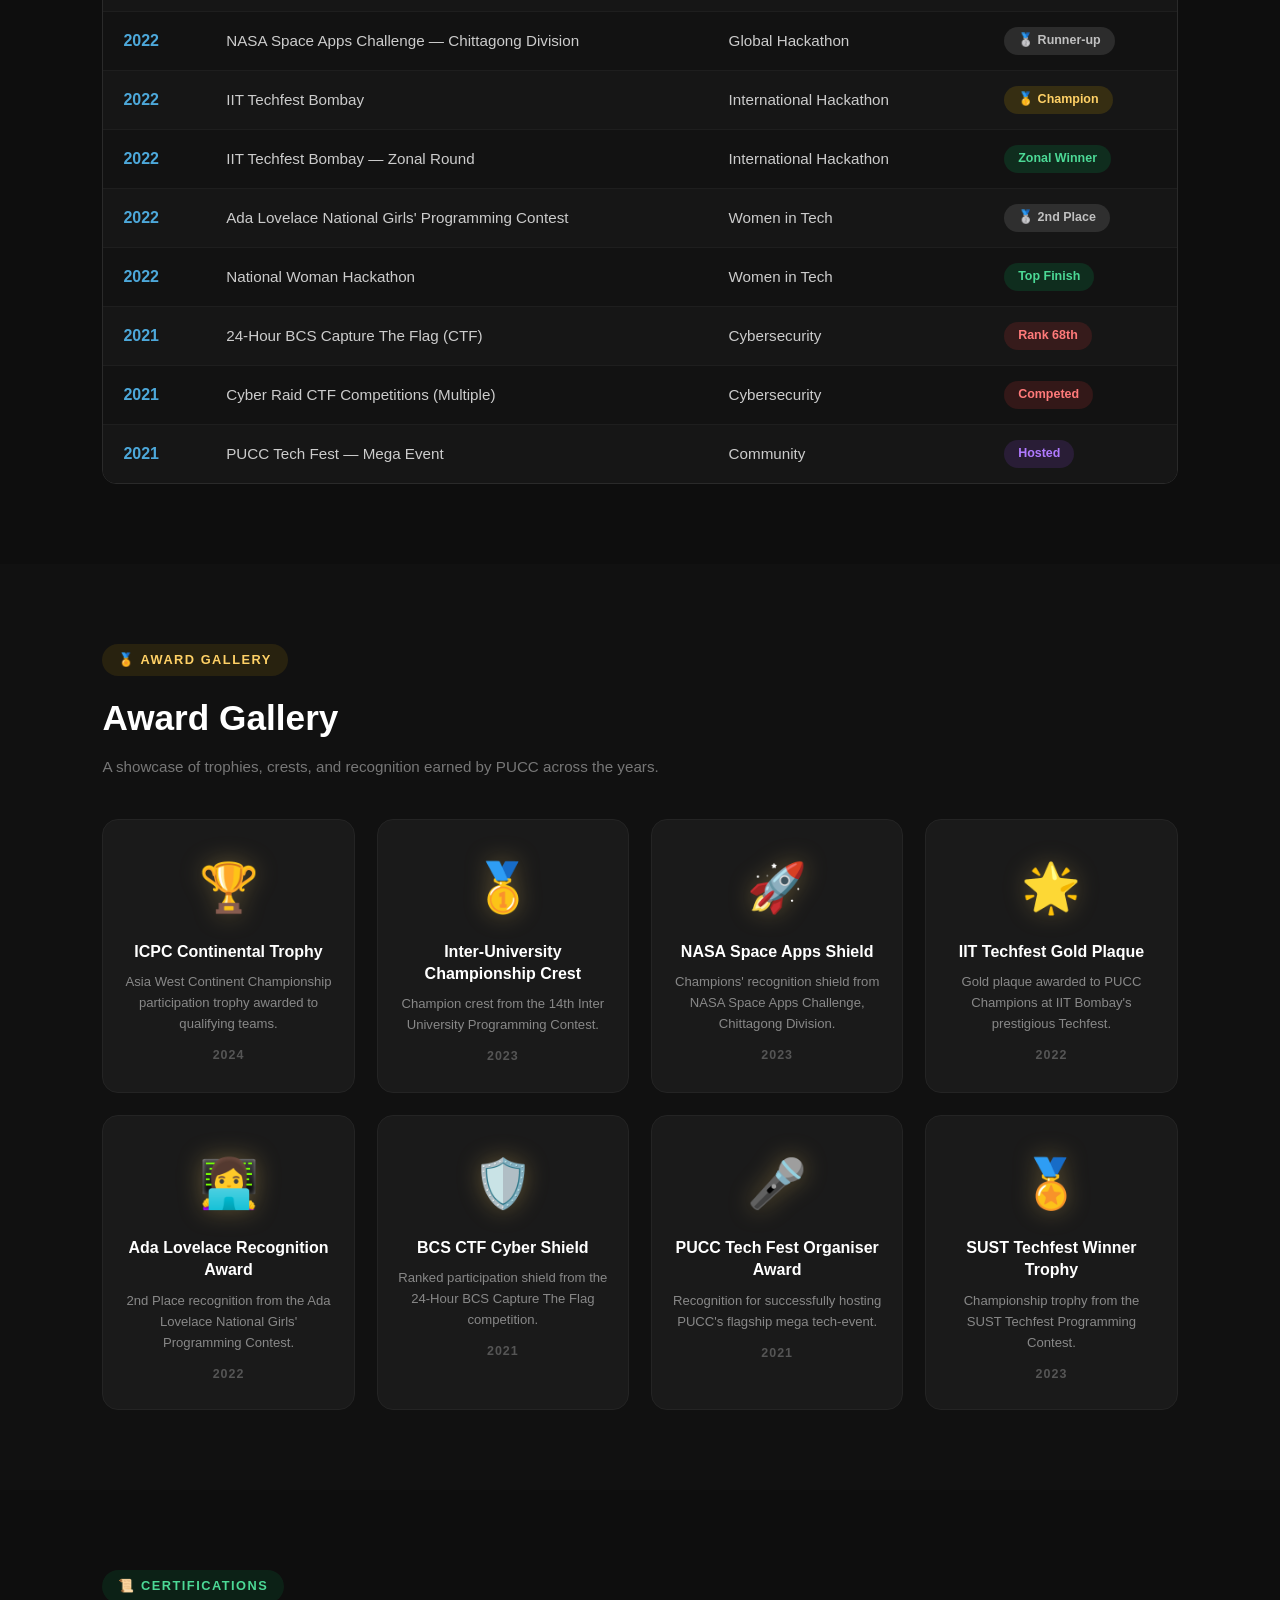
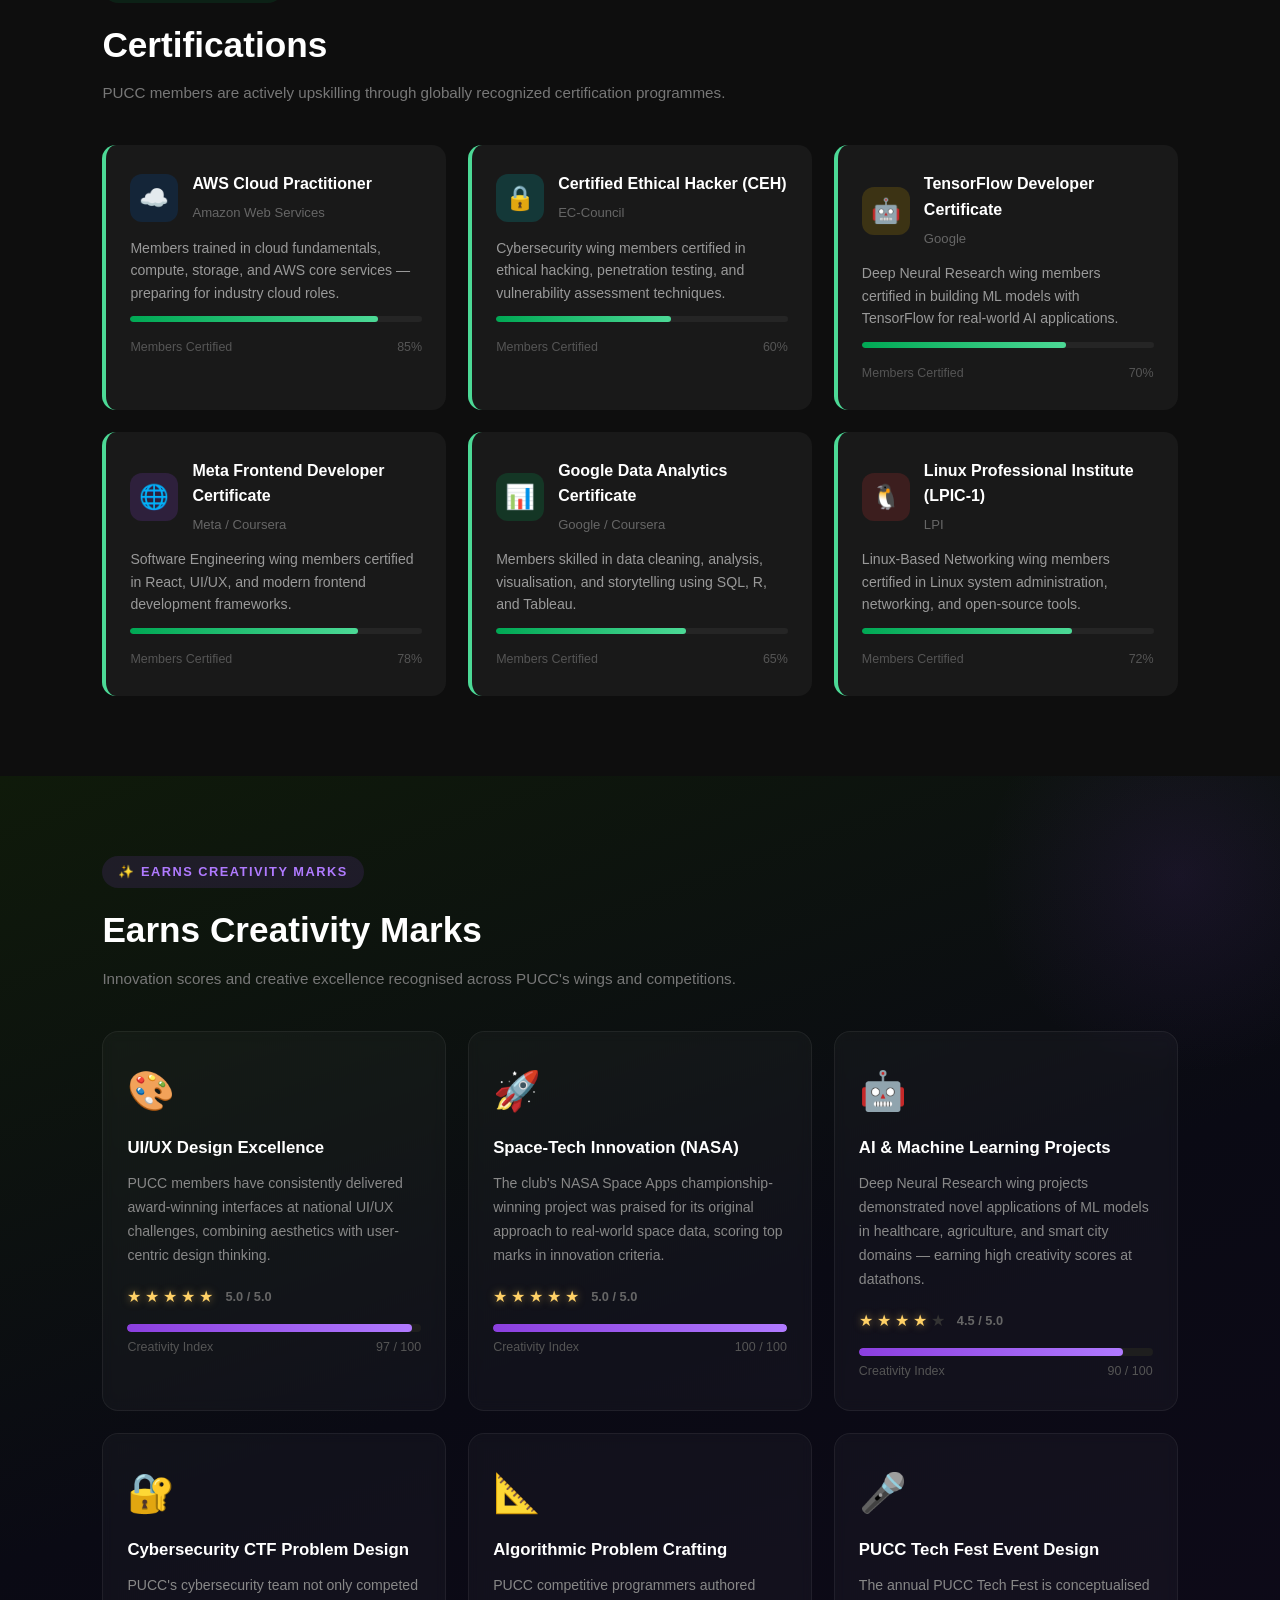
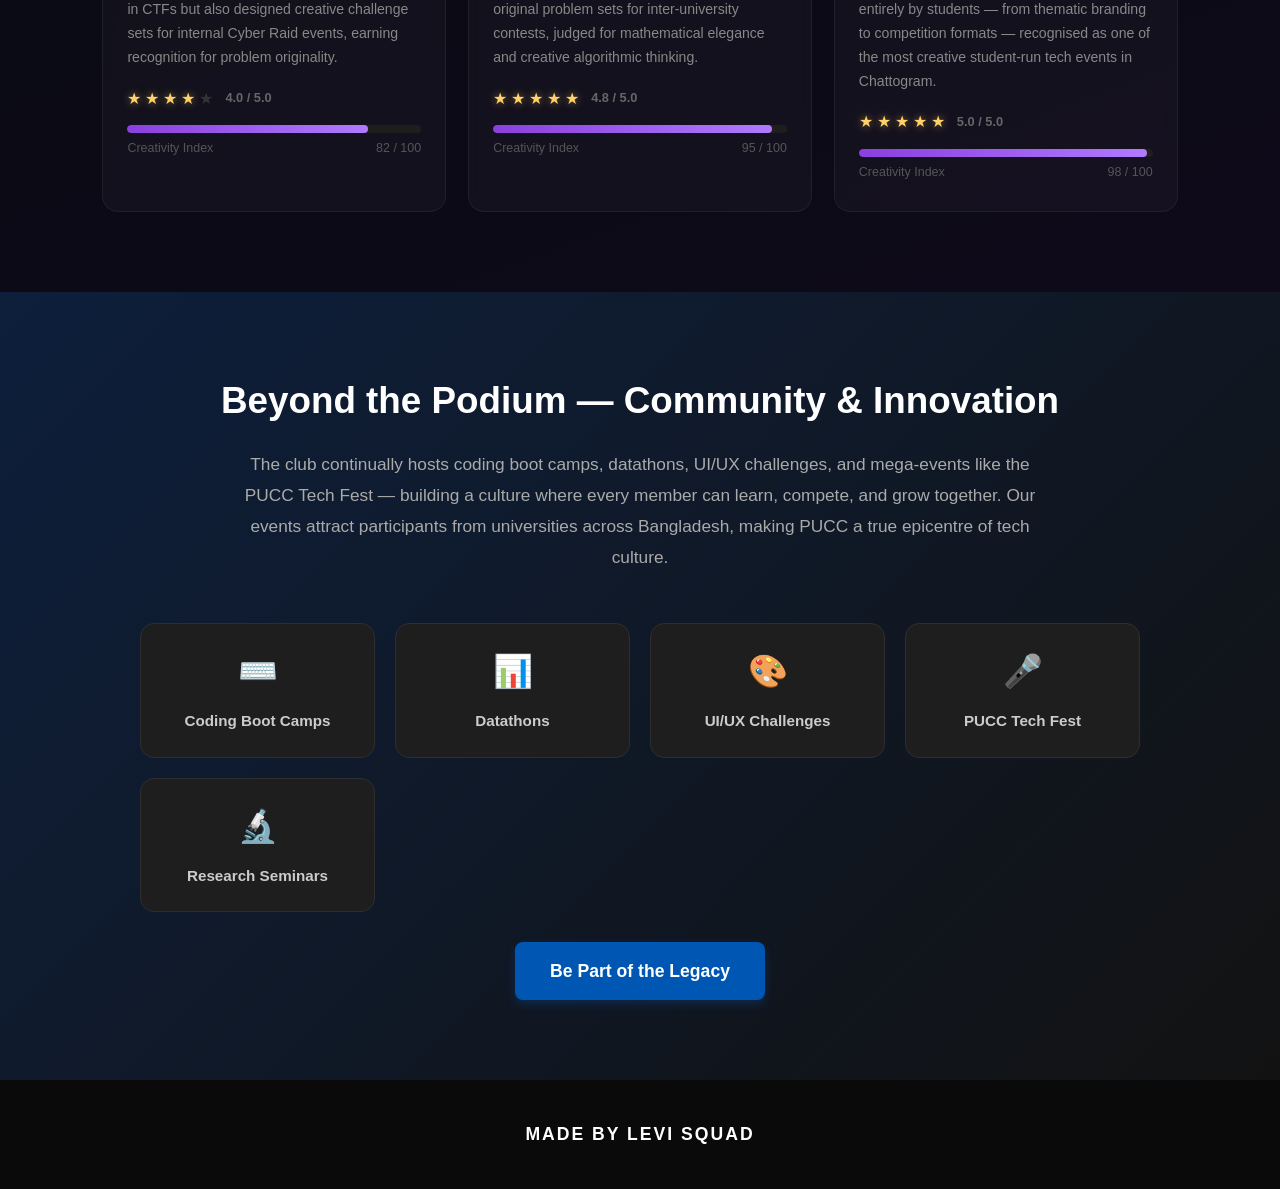
<file: achievements.html>
<!DOCTYPE html>
<html lang="en">
<head>
    <meta charset="UTF-8">
    <meta name="viewport" content="width=device-width, initial-scale=1.0">
    <title>Achievements - Premier University Computer Club</title>
    <meta name="description" content="Explore the remarkable achievements of PUCC – from ICPC qualifications and NASA Space Apps Championships to national hackathons and cybersecurity victories.">
    <style>
        /* CSS Reset & Smooth Scroll */
        * {
            margin: 0;
            padding: 0;
            box-sizing: border-box;
            font-family: 'Segoe UI', Tahoma, Geneva, Verdana, sans-serif;
        }
        html {
            scroll-behavior: smooth;
        }
        body {
            background-color: #f4f6f9;
            color: #333;
            line-height: 1.6;
        }

        /* --- SAME HEADER & NAVBAR --- */
        header {
            display: flex;
            justify-content: space-between;
            align-items: center;
            padding: 25px 5%;
            background-color: #ffffff;
            box-shadow: 0 6px 15px rgba(0, 0, 0, 0.08);
            position: sticky;
            top: 0;
            z-index: 1000;
        }
        .logo-left, .logo-right {
            height: 75px;
            object-fit: contain;
        }
        nav ul {
            list-style: none;
            display: flex;
            gap: 40px;
        }
        nav a {
            text-decoration: none;
            color: #222;
            font-weight: 700;
            font-size: 1.15rem;
            letter-spacing: 0.5px;
            text-transform: uppercase;
            transition: color 0.3s ease, border-bottom 0.3s ease;
            padding-bottom: 5px;
            border-bottom: 3px solid transparent;
        }
        nav a:hover, nav a.active {
            color: #0056b3;
            border-bottom: 3px solid #0056b3;
        }

        /* --- DARK THEME MAIN CONTENT --- */
        main {
            background-color: #121212;
            color: #e0e0e0;
        }

        /* --- HERO BANNER --- */
        .achievements-hero {
            background: linear-gradient(135deg, #0a0a0a 0%, #0d1f3c 50%, #0a0a0a 100%);
            padding: 100px 10% 80px;
            text-align: center;
            position: relative;
            overflow: hidden;
        }
        .achievements-hero::before {
            content: '';
            position: absolute;
            top: -50%;
            left: -50%;
            width: 200%;
            height: 200%;
            background: radial-gradient(ellipse at center, rgba(0, 86, 179, 0.15) 0%, transparent 60%);
            animation: pulse-bg 6s ease-in-out infinite;
        }
        @keyframes pulse-bg {
            0%, 100% { transform: scale(1); opacity: 0.6; }
            50% { transform: scale(1.1); opacity: 1; }
        }
        .achievements-hero h1 {
            font-size: 3.8rem;
            font-weight: 800;
            color: #ffffff;
            margin-bottom: 20px;
            position: relative;
            z-index: 1;
        }
        .achievements-hero h1 span {
            color: #4da8da;
        }
        .hero-tagline {
            font-size: 1.25rem;
            color: #aaaaaa;
            max-width: 750px;
            margin: 0 auto 40px;
            position: relative;
            z-index: 1;
        }
        .trophy-row {
            display: flex;
            justify-content: center;
            gap: 50px;
            flex-wrap: wrap;
            position: relative;
            z-index: 1;
            margin-top: 20px;
        }
        .trophy-stat {
            text-align: center;
            animation: float-up 0.8s ease both;
        }
        .trophy-stat:nth-child(2) { animation-delay: 0.15s; }
        .trophy-stat:nth-child(3) { animation-delay: 0.30s; }
        .trophy-stat:nth-child(4) { animation-delay: 0.45s; }
        @keyframes float-up {
            from { opacity: 0; transform: translateY(30px); }
            to { opacity: 1; transform: translateY(0); }
        }
        .trophy-icon {
            font-size: 2.8rem;
            margin-bottom: 8px;
            display: block;
        }
        .trophy-number {
            font-size: 2.2rem;
            font-weight: 800;
            color: #4da8da;
            display: block;
        }
        .trophy-label {
            font-size: 0.88rem;
            color: #888;
            text-transform: uppercase;
            letter-spacing: 1px;
        }

        /* --- INTRO SECTION --- */
        .intro-section {
            background-color: #1a1a1a;
            padding: 70px 10%;
            text-align: center;
        }
        .intro-section h2 {
            font-size: 2.4rem;
            color: #ffffff;
            font-weight: 800;
            margin-bottom: 25px;
        }
        .intro-section h2 .accent {
            color: #4da8da;
        }
        .intro-text {
            font-size: 1.12rem;
            max-width: 920px;
            margin: 0 auto;
            text-align: justify;
            color: #cccccc;
            line-height: 1.85;
        }

        /* --- CATEGORY SECTIONS --- */
        .category-section {
            padding: 80px 8%;
        }
        .category-section.bg-dark-1 { background-color: #121212; }
        .category-section.bg-dark-2 { background-color: #181818; }

        .category-header {
            display: flex;
            align-items: center;
            gap: 18px;
            margin-bottom: 50px;
        }
        .category-icon-wrap {
            width: 62px;
            height: 62px;
            border-radius: 16px;
            display: flex;
            align-items: center;
            justify-content: center;
            font-size: 1.8rem;
            flex-shrink: 0;
        }
        .icon-blue   { background: rgba(0, 86, 179, 0.2); }
        .icon-green  { background: rgba(0, 168, 84, 0.2); }
        .icon-purple { background: rgba(130, 60, 200, 0.2); }
        .icon-red    { background: rgba(200, 50, 50, 0.2); }
        .icon-gold   { background: rgba(200, 155, 0, 0.2); }

        .category-title-block h2 {
            font-size: 2rem;
            color: #ffffff;
            font-weight: 800;
            margin-bottom: 4px;
        }
        .category-title-block p {
            color: #777;
            font-size: 0.95rem;
        }

        /* Achievement Cards Grid */
        .achievements-grid {
            display: grid;
            grid-template-columns: repeat(auto-fit, minmax(300px, 1fr));
            gap: 24px;
        }
        .achievement-card {
            background: #222222;
            border-radius: 14px;
            padding: 28px 24px;
            border-top: 4px solid transparent;
            position: relative;
            overflow: hidden;
            transition: transform 0.35s ease, box-shadow 0.35s ease;
            cursor: default;
        }
        .achievement-card::before {
            content: '';
            position: absolute;
            inset: 0;
            opacity: 0;
            transition: opacity 0.35s ease;
            border-radius: 14px;
        }
        .achievement-card:hover {
            transform: translateY(-8px);
            box-shadow: 0 20px 45px rgba(0, 0, 0, 0.5);
        }
        .achievement-card:hover::before {
            opacity: 1;
        }

        /* Border & glow colours per category */
        .card-blue  { border-top-color: #0056b3; }
        .card-blue::before  { box-shadow: inset 0 0 30px rgba(0, 86, 179, 0.07); }
        .card-green { border-top-color: #00a854; }
        .card-green::before { box-shadow: inset 0 0 30px rgba(0, 168, 84, 0.07); }
        .card-purple{ border-top-color: #8b3fdf; }
        .card-purple::before{ box-shadow: inset 0 0 30px rgba(130, 60, 200, 0.07); }
        .card-red   { border-top-color: #e03e3e; }
        .card-red::before   { box-shadow: inset 0 0 30px rgba(200, 50, 50, 0.07); }
        .card-gold  { border-top-color: #c89b00; }
        .card-gold::before  { box-shadow: inset 0 0 30px rgba(200, 155, 0, 0.07); }

        .card-badge {
            display: inline-block;
            padding: 4px 12px;
            border-radius: 30px;
            font-size: 0.75rem;
            font-weight: 700;
            letter-spacing: 0.8px;
            text-transform: uppercase;
            margin-bottom: 14px;
        }
        .badge-blue   { background: rgba(0, 86, 179, 0.18); color: #4da8da; }
        .badge-green  { background: rgba(0, 168, 84, 0.18); color: #4cd996; }
        .badge-purple { background: rgba(130, 60, 200, 0.18); color: #b07aff; }
        .badge-red    { background: rgba(200, 50, 50, 0.18); color: #ff7a7a; }
        .badge-gold   { background: rgba(200, 155, 0, 0.18); color: #ffd166; }

        .card-medal {
            font-size: 2.2rem;
            margin-bottom: 12px;
            display: block;
        }
        .achievement-card h3 {
            font-size: 1.15rem;
            font-weight: 700;
            color: #ffffff;
            margin-bottom: 10px;
            line-height: 1.4;
        }
        .achievement-card p {
            font-size: 0.93rem;
            color: #aaaaaa;
            line-height: 1.7;
        }

        /* --- COMMUNITY SECTION --- */
        .community-section {
            background: linear-gradient(135deg, #0d1f3c 0%, #121212 100%);
            padding: 80px 10%;
            text-align: center;
        }
        .community-section h2 {
            font-size: 2.3rem;
            color: #ffffff;
            font-weight: 800;
            margin-bottom: 18px;
        }
        .community-section p {
            font-size: 1.08rem;
            color: #aaa;
            max-width: 800px;
            margin: 0 auto 50px;
            line-height: 1.8;
        }
        .activities-grid {
            display: grid;
            grid-template-columns: repeat(auto-fit, minmax(200px, 1fr));
            gap: 20px;
            max-width: 1000px;
            margin: 0 auto;
        }
        .activity-pill {
            background: #1e1e1e;
            border: 1px solid #2e2e2e;
            border-radius: 14px;
            padding: 22px 18px;
            text-align: center;
            transition: transform 0.3s, border-color 0.3s;
        }
        .activity-pill:hover {
            transform: translateY(-5px);
            border-color: #4da8da;
        }
        .activity-pill span.act-icon {
            font-size: 2rem;
            display: block;
            margin-bottom: 10px;
        }
        .activity-pill p {
            font-size: 0.95rem;
            color: #cccccc;
            font-weight: 600;
            margin: 0;
        }

        /* --- CTA BUTTON --- */
        .btn {
            display: inline-block;
            margin-top: 30px;
            padding: 15px 35px;
            background-color: #0056b3;
            color: #ffffff;
            text-decoration: none;
            font-weight: bold;
            font-size: 1.1rem;
            border-radius: 8px;
            transition: transform 0.3s, background-color 0.3s;
            box-shadow: 0 4px 10px rgba(0, 86, 179, 0.3);
        }
        .btn:hover {
            background-color: #004494;
            transform: translateY(-3px);
        }

        /* --- SAME FOOTER --- */
        footer {
            text-align: center;
            padding: 40px;
            background-color: #0a0a0a;
            color: #ffffff;
            font-weight: bold;
            font-size: 1.1rem;
            letter-spacing: 2px;
            text-transform: uppercase;
        }

        /* Scroll-reveal fade-in */
        .fade-in {
            opacity: 0;
            transform: translateY(25px);
            transition: opacity 0.65s ease, transform 0.65s ease;
        }
        .fade-in.visible {
            opacity: 1;
            transform: translateY(0);
        }

        /* ============================================
           COMPETITION HISTORY SECTION
        ============================================ */
        .history-section {
            background-color: #0e0e0e;
            padding: 80px 8%;
        }
        .history-section .section-label {
            display: inline-block;
            background: rgba(0, 86, 179, 0.15);
            color: #4da8da;
            font-size: 0.8rem;
            font-weight: 700;
            letter-spacing: 1.5px;
            text-transform: uppercase;
            padding: 6px 16px;
            border-radius: 30px;
            margin-bottom: 14px;
        }
        .history-section h2 {
            font-size: 2.2rem;
            color: #ffffff;
            font-weight: 800;
            margin-bottom: 8px;
        }
        .history-section .sub-desc {
            color: #777;
            font-size: 0.95rem;
            margin-bottom: 40px;
        }
        .history-table-wrap {
            overflow-x: auto;
            border-radius: 14px;
            border: 1px solid #2a2a2a;
        }
        .history-table {
            width: 100%;
            border-collapse: collapse;
            font-size: 0.95rem;
        }
        .history-table thead tr {
            background: #1a2540;
        }
        .history-table thead th {
            padding: 16px 20px;
            color: #4da8da;
            font-weight: 700;
            text-align: left;
            text-transform: uppercase;
            font-size: 0.82rem;
            letter-spacing: 1px;
            white-space: nowrap;
        }
        .history-table tbody tr {
            border-bottom: 1px solid #1e1e1e;
            transition: background 0.25s;
        }
        .history-table tbody tr:last-child {
            border-bottom: none;
        }
        .history-table tbody tr:nth-child(odd) {
            background: #161616;
        }
        .history-table tbody tr:nth-child(even) {
            background: #121212;
        }
        .history-table tbody tr:hover {
            background: #1c2a40;
        }
        .history-table td {
            padding: 15px 20px;
            color: #cccccc;
            vertical-align: middle;
        }
        .history-table td:first-child {
            color: #4da8da;
            font-weight: 700;
            font-size: 1rem;
            white-space: nowrap;
        }
        .result-chip {
            display: inline-block;
            padding: 4px 14px;
            border-radius: 30px;
            font-size: 0.78rem;
            font-weight: 700;
            white-space: nowrap;
        }
        .chip-gold    { background: rgba(200,155,0,0.18); color: #ffd166; }
        .chip-silver  { background: rgba(160,160,160,0.18); color: #c0c0c0; }
        .chip-blue    { background: rgba(0,86,179,0.18); color: #4da8da; }
        .chip-green   { background: rgba(0,168,84,0.18); color: #4cd996; }
        .chip-red     { background: rgba(200,50,50,0.18); color: #ff7a7a; }
        .chip-purple  { background: rgba(130,60,200,0.18); color: #b07aff; }

        /* ============================================
           AWARD GALLERY SECTION
        ============================================ */
        .gallery-section {
            background-color: #111111;
            padding: 80px 8%;
        }
        .gallery-section .section-label {
            display: inline-block;
            background: rgba(200,155,0,0.12);
            color: #ffd166;
            font-size: 0.8rem;
            font-weight: 700;
            letter-spacing: 1.5px;
            text-transform: uppercase;
            padding: 6px 16px;
            border-radius: 30px;
            margin-bottom: 14px;
        }
        .gallery-section h2 {
            font-size: 2.2rem;
            color: #ffffff;
            font-weight: 800;
            margin-bottom: 8px;
        }
        .gallery-section .sub-desc {
            color: #777;
            font-size: 0.95rem;
            margin-bottom: 40px;
        }
        .award-gallery {
            display: grid;
            grid-template-columns: repeat(auto-fit, minmax(220px, 1fr));
            gap: 22px;
        }
        .award-tile {
            background: #1a1a1a;
            border-radius: 16px;
            padding: 30px 20px 24px;
            text-align: center;
            border: 1px solid #242424;
            position: relative;
            overflow: hidden;
            transition: transform 0.35s, box-shadow 0.35s;
        }
        .award-tile::after {
            content: '';
            position: absolute;
            bottom: 0; left: 0; right: 0;
            height: 3px;
            transition: opacity 0.3s;
            opacity: 0;
        }
        .award-tile:hover {
            transform: translateY(-8px);
            box-shadow: 0 18px 45px rgba(0,0,0,0.55);
        }
        .award-tile:hover::after { opacity: 1; }

        .tile-gold::after    { background: linear-gradient(90deg, #c89b00, #ffd166); }
        .tile-silver::after  { background: linear-gradient(90deg, #777, #c0c0c0); }
        .tile-blue::after    { background: linear-gradient(90deg, #0056b3, #4da8da); }
        .tile-green::after   { background: linear-gradient(90deg, #00a854, #4cd996); }
        .tile-purple::after  { background: linear-gradient(90deg, #8b3fdf, #b07aff); }

        .award-tile .aw-icon {
            font-size: 3rem;
            margin-bottom: 14px;
            display: block;
            filter: drop-shadow(0 0 12px rgba(255,209,102,0.3));
        }
        .award-tile h3 {
            font-size: 1rem;
            font-weight: 700;
            color: #ffffff;
            margin-bottom: 8px;
            line-height: 1.4;
        }
        .award-tile p {
            font-size: 0.82rem;
            color: #888;
            line-height: 1.6;
        }
        .award-year {
            display: inline-block;
            margin-top: 12px;
            font-size: 0.78rem;
            color: #555;
            font-weight: 600;
            text-transform: uppercase;
            letter-spacing: 1px;
        }

        /* ============================================
           CERTIFICATIONS SECTION
        ============================================ */
        .cert-section {
            background-color: #0e0e0e;
            padding: 80px 8%;
        }
        .cert-section .section-label {
            display: inline-block;
            background: rgba(0,168,84,0.12);
            color: #4cd996;
            font-size: 0.8rem;
            font-weight: 700;
            letter-spacing: 1.5px;
            text-transform: uppercase;
            padding: 6px 16px;
            border-radius: 30px;
            margin-bottom: 14px;
        }
        .cert-section h2 {
            font-size: 2.2rem;
            color: #ffffff;
            font-weight: 800;
            margin-bottom: 8px;
        }
        .cert-section .sub-desc {
            color: #777;
            font-size: 0.95rem;
            margin-bottom: 40px;
        }
        .cert-grid {
            display: grid;
            grid-template-columns: repeat(auto-fit, minmax(290px, 1fr));
            gap: 22px;
        }
        .cert-card {
            background: #191919;
            border-radius: 14px;
            padding: 26px 24px;
            border-left: 4px solid #4cd996;
            display: flex;
            flex-direction: column;
            gap: 12px;
            transition: transform 0.3s, box-shadow 0.3s;
        }
        .cert-card:hover {
            transform: translateY(-6px);
            box-shadow: 0 14px 35px rgba(0,168,84,0.1);
        }
        .cert-card-top {
            display: flex;
            align-items: center;
            gap: 14px;
        }
        .cert-logo {
            width: 48px;
            height: 48px;
            border-radius: 12px;
            display: flex;
            align-items: center;
            justify-content: center;
            font-size: 1.5rem;
            flex-shrink: 0;
        }
        .cert-logo.cl-blue   { background: rgba(0,86,179,0.2); }
        .cert-logo.cl-green  { background: rgba(0,168,84,0.2); }
        .cert-logo.cl-gold   { background: rgba(200,155,0,0.2); }
        .cert-logo.cl-purple { background: rgba(130,60,200,0.2); }
        .cert-logo.cl-red    { background: rgba(200,50,50,0.2); }
        .cert-logo.cl-teal   { background: rgba(0,180,180,0.2); }

        .cert-info h3 {
            font-size: 1rem;
            color: #ffffff;
            font-weight: 700;
            margin-bottom: 2px;
        }
        .cert-info span {
            font-size: 0.82rem;
            color: #666;
        }
        .cert-desc {
            font-size: 0.88rem;
            color: #999;
            line-height: 1.6;
        }
        .cert-bar-wrap {
            background: #252525;
            border-radius: 30px;
            height: 6px;
            overflow: hidden;
        }
        .cert-bar {
            height: 100%;
            border-radius: 30px;
            background: linear-gradient(90deg, #00a854, #4cd996);
            animation: bar-grow 1.2s ease both;
        }
        @keyframes bar-grow {
            from { width: 0; }
        }
        .cert-bar-label {
            display: flex;
            justify-content: space-between;
            font-size: 0.78rem;
            color: #555;
            margin-top: 4px;
        }

        /* ============================================
           EARNS CREATIVITY MARKS SECTION
        ============================================ */
        .creativity-section {
            background: linear-gradient(160deg, #0f1a0a 0%, #0a0a14 50%, #0f0a1a 100%);
            padding: 80px 8%;
            position: relative;
            overflow: hidden;
        }
        .creativity-section::before {
            content: '';
            position: absolute;
            top: -100px; right: -100px;
            width: 400px; height: 400px;
            background: radial-gradient(ellipse, rgba(138,63,223,0.1) 0%, transparent 70%);
            pointer-events: none;
        }
        .creativity-section .section-label {
            display: inline-block;
            background: rgba(130,60,200,0.15);
            color: #b07aff;
            font-size: 0.8rem;
            font-weight: 700;
            letter-spacing: 1.5px;
            text-transform: uppercase;
            padding: 6px 16px;
            border-radius: 30px;
            margin-bottom: 14px;
            position: relative;
            z-index: 1;
        }
        .creativity-section h2 {
            font-size: 2.2rem;
            color: #ffffff;
            font-weight: 800;
            margin-bottom: 8px;
            position: relative;
            z-index: 1;
        }
        .creativity-section .sub-desc {
            color: #777;
            font-size: 0.95rem;
            margin-bottom: 40px;
            position: relative;
            z-index: 1;
        }
        .creativity-grid {
            display: grid;
            grid-template-columns: repeat(auto-fit, minmax(270px, 1fr));
            gap: 22px;
            position: relative;
            z-index: 1;
        }
        .creativity-card {
            background: rgba(255,255,255,0.03);
            border: 1px solid rgba(255,255,255,0.06);
            border-radius: 16px;
            padding: 28px 24px;
            transition: transform 0.35s, box-shadow 0.35s, border-color 0.35s;
            backdrop-filter: blur(6px);
        }
        .creativity-card:hover {
            transform: translateY(-8px);
            box-shadow: 0 20px 50px rgba(0,0,0,0.5);
            border-color: rgba(176,122,255,0.25);
        }
        .creativity-card .cr-icon {
            font-size: 2.4rem;
            margin-bottom: 14px;
            display: block;
        }
        .creativity-card h3 {
            font-size: 1.05rem;
            color: #ffffff;
            font-weight: 700;
            margin-bottom: 10px;
        }
        .creativity-card p {
            font-size: 0.88rem;
            color: #888;
            line-height: 1.7;
            margin-bottom: 16px;
        }
        .star-rating {
            display: flex;
            gap: 4px;
            align-items: center;
        }
        .star {
            font-size: 1rem;
            color: #333;
        }
        .star.lit {
            color: #ffd166;
            text-shadow: 0 0 8px rgba(255,209,102,0.5);
        }
        .star-label {
            margin-left: 8px;
            font-size: 0.8rem;
            color: #666;
            font-weight: 600;
        }
        .creativity-score-bar {
            margin-top: 14px;
        }
        .score-track {
            background: #1e1e1e;
            border-radius: 30px;
            height: 8px;
            overflow: hidden;
            margin-bottom: 6px;
        }
        .score-fill {
            height: 100%;
            border-radius: 30px;
            background: linear-gradient(90deg, #8b3fdf, #b07aff);
            animation: bar-grow 1.4s ease both;
        }
        .score-meta {
            display: flex;
            justify-content: space-between;
            font-size: 0.78rem;
            color: #555;
        }
    </style>
    <link rel="stylesheet" href="responsive.css">
</head>
<body>

    <!-- ===== SAME HEADER & NAVBAR ===== -->
    <header>
        <img src="puclogo.png" alt="PUC Logo" class="logo-left">
        <nav>
            <ul>
                <li><a href="index.html">Home</a></li>
                <li><a href="about.html">About</a></li>
                <li><a href="wings.html">Wings</a></li>
                <li><a href="events.html">Events</a></li>
                <li><a href="team.html">Team</a></li>
                <li><a href="join.html">Join Us</a></li>
                <li><a href="achievements.html" class="active">Achievements</a></li>
            </ul>
        </nav>
        <img src="pucclublogo.png" alt="PUCC Logo" class="logo-right">
    </header>

    <main>

        <!-- ===== HERO ===== -->
        <section class="achievements-hero">
            <h1>Our <span>Achievements</span></h1>
            <p class="hero-tagline">
                A decade of relentless excellence in competitive programming, global hackathons,
                women in tech, and cybersecurity — the PUCC legacy speaks for itself.
            </p>
            <div class="trophy-row">
                <div class="trophy-stat">
                    <span class="trophy-icon">🏆</span>
                    <span class="trophy-number">10+</span>
                    <span class="trophy-label">Championships</span>
                </div>
                <div class="trophy-stat">
                    <span class="trophy-icon">🌍</span>
                    <span class="trophy-number">ICPC</span>
                    <span class="trophy-label">Asia Qualified</span>
                </div>
                <div class="trophy-stat">
                    <span class="trophy-icon">🚀</span>
                    <span class="trophy-number">NASA</span>
                    <span class="trophy-label">Space Apps Champs</span>
                </div>
                <div class="trophy-stat">
                    <span class="trophy-icon">🛡️</span>
                    <span class="trophy-number">CTF</span>
                    <span class="trophy-label">Cyber Ranked</span>
                </div>
            </div>
        </section>

        <!-- ===== INTRO ===== -->
        <section class="intro-section">
            <h2>Highly <span class="accent">Decorated</span> & Globally Recognised</h2>
            <p class="intro-text">
                The Premier University Computer Club (PUCC), operating under the Department of
                Computer Science &amp; Engineering (CSE) in Chattogram, is highly decorated for
                its accomplishments in competitive programming, hackathons, and tech innovation.
                From qualifying for the world's most prestigious programming contests to winning
                international space-tech challenges, PUCC continues to set new benchmarks of
                excellence for student organisations across Bangladesh.
            </p>
        </section>

        <!-- ===== COMPETITIVE PROGRAMMING ===== -->
        <section class="category-section bg-dark-1 fade-in" id="competitive-programming">
            <div class="category-header">
                <div class="category-icon-wrap icon-blue">💻</div>
                <div class="category-title-block">
                    <h2>Competitive Programming</h2>
                    <p>National &amp; International Contest Victories</p>
                </div>
            </div>
            <div class="achievements-grid">
                <div class="achievement-card card-blue">
                    <span class="card-badge badge-blue">ICPC</span>
                    <span class="card-medal">🌏</span>
                    <h3>ICPC Asia West Continent Championship</h3>
                    <p>Qualified and competed at the ICPC Asia West Continent Championship — one of the most elite competitive programming stages in the world.</p>
                </div>
                <div class="achievement-card card-blue">
                    <span class="card-badge badge-blue">ICPC</span>
                    <span class="card-medal">🌐</span>
                    <h3>ICPC Asia Dhaka Regional</h3>
                    <p>Successfully qualified for and competed at the prestigious ICPC Asia Dhaka Regional Contest, representing Premier University on a national stage.</p>
                </div>
                <div class="achievement-card card-blue">
                    <span class="card-badge badge-blue">Champions</span>
                    <span class="card-medal">🥇</span>
                    <h3>14th Inter University Programming Contest</h3>
                    <p>Secured the Championship title at the 14th Inter University Programming Contest, outperforming top university teams across Bangladesh.</p>
                </div>
                <div class="achievement-card card-blue">
                    <span class="card-badge badge-blue">Champions</span>
                    <span class="card-medal">🏅</span>
                    <h3>SUST Techfest Programming</h3>
                    <p>Claimed the Championship title at the SUST Techfest Programming Contest, demonstrating consistent excellence in algorithmic problem-solving.</p>
                </div>
            </div>
        </section>

        <!-- ===== HACKATHONS ===== -->
        <section class="category-section bg-dark-2 fade-in" id="hackathons">
            <div class="category-header">
                <div class="category-icon-wrap icon-green">🚀</div>
                <div class="category-title-block">
                    <h2>National &amp; Global Hackathons</h2>
                    <p>Championship &amp; Runner-up Titles Worldwide</p>
                </div>
            </div>
            <div class="achievements-grid">
                <div class="achievement-card card-green">
                    <span class="card-badge badge-green">NASA Space Apps</span>
                    <span class="card-medal">🏆</span>
                    <h3>NASA Space Apps Challenge — Champions</h3>
                    <p>Achieved the Championship title at NASA Space Apps Challenge (Chittagong Division) — one of the world's largest hackathons, competing against thousands of global teams.</p>
                </div>
                <div class="achievement-card card-green">
                    <span class="card-badge badge-green">NASA Space Apps</span>
                    <span class="card-medal">🥈</span>
                    <h3>NASA Space Apps Challenge — Runner-up</h3>
                    <p>Secured the Runner-up position at NASA Space Apps Challenge (Chittagong Division), cementing PUCC's reputation as a hub of innovative space-tech solutions.</p>
                </div>
                <div class="achievement-card card-green">
                    <span class="card-badge badge-green">IIT Bombay</span>
                    <span class="card-medal">🌟</span>
                    <h3>IIT Techfest Bombay — Zonal Winners</h3>
                    <p>Became Zonal Winners at the prestigious IIT Techfest Bombay — Asia's largest science and technology festival, competing against elite engineering institutions.</p>
                </div>
                <div class="achievement-card card-green">
                    <span class="card-badge badge-green">IIT Bombay</span>
                    <span class="card-medal">🥇</span>
                    <h3>IIT Techfest Bombay — Champions</h3>
                    <p>Claimed the Champion title at IIT Techfest Bombay, an extraordinary feat representing PUCC and Premier University on an international platform.</p>
                </div>
            </div>
        </section>

        <!-- ===== WOMEN IN TECH ===== -->
        <section class="category-section bg-dark-1 fade-in" id="women-in-tech">
            <div class="category-header">
                <div class="category-icon-wrap icon-purple">👩‍💻</div>
                <div class="category-title-block">
                    <h2>Women in Tech</h2>
                    <p>Empowering &amp; Celebrating Women Technologists</p>
                </div>
            </div>
            <div class="achievements-grid">
                <div class="achievement-card card-purple">
                    <span class="card-badge badge-purple">National</span>
                    <span class="card-medal">🥈</span>
                    <h3>Ada Lovelace National Girls' Programming Contest — 2nd Place</h3>
                    <p>Secured 2nd place at the Ada Lovelace National Girls' Programming Contest, honouring the legacy of computing pioneer Ada Lovelace while inspiring the next generation of women coders.</p>
                </div>
                <div class="achievement-card card-purple">
                    <span class="card-badge badge-purple">National</span>
                    <span class="card-medal">🏅</span>
                    <h3>National Woman Hackathon — Top Finishes</h3>
                    <p>Achieved top finishes at the National Woman Hackathon, showcasing that PUCC's women members are among the most capable technologists in Bangladesh.</p>
                </div>
            </div>
        </section>

        <!-- ===== CYBERSECURITY ===== -->
        <section class="category-section bg-dark-2 fade-in" id="cybersecurity">
            <div class="category-header">
                <div class="category-icon-wrap icon-red">🛡️</div>
                <div class="category-title-block">
                    <h2>Cybersecurity</h2>
                    <p>CTF Contests &amp; Cyber Defence Competitions</p>
                </div>
            </div>
            <div class="achievements-grid">
                <div class="achievement-card card-red">
                    <span class="card-badge badge-red">BCS CTF</span>
                    <span class="card-medal">🔐</span>
                    <h3>24-Hour BCS CTF — Ranked 68th</h3>
                    <p>Ranked 68th nationally in the intense 24-Hour BCS Capture The Flag (CTF) competition, demonstrating PUCC's growing strength in ethical hacking and cybersecurity domains.</p>
                </div>
                <div class="achievement-card card-red">
                    <span class="card-badge badge-red">Cyber Raid</span>
                    <span class="card-medal">⚔️</span>
                    <h3>Multiple Cyber Raid CTF Competitions</h3>
                    <p>Successfully competed in multiple Cyber Raid CTF events, consistently sharpening skills in network security, cryptography, and digital forensics.</p>
                </div>
            </div>
        </section>

        <!-- ===== COMPETITION HISTORY ===== -->
        <section class="history-section fade-in" id="competition-history">
            <span class="section-label">📅 Dedicated History</span>
            <h2>Competition History</h2>
            <p class="sub-desc">A chronological record of PUCC's participation and results across major contests and events.</p>
            <div class="history-table-wrap">
                <table class="history-table">
                    <thead>
                        <tr>
                            <th>Year</th>
                            <th>Competition / Event</th>
                            <th>Category</th>
                            <th>Result</th>
                        </tr>
                    </thead>
                    <tbody>
                        <tr>
                            <td>2024</td>
                            <td>ICPC Asia West Continent Championship</td>
                            <td>Competitive Programming</td>
                            <td><span class="result-chip chip-blue">Qualified</span></td>
                        </tr>
                        <tr>
                            <td>2024</td>
                            <td>ICPC Asia Dhaka Regional Contest</td>
                            <td>Competitive Programming</td>
                            <td><span class="result-chip chip-blue">Qualified</span></td>
                        </tr>
                        <tr>
                            <td>2023</td>
                            <td>14th Inter University Programming Contest</td>
                            <td>Competitive Programming</td>
                            <td><span class="result-chip chip-gold">🥇 Champion</span></td>
                        </tr>
                        <tr>
                            <td>2023</td>
                            <td>SUST Techfest Programming Contest</td>
                            <td>Competitive Programming</td>
                            <td><span class="result-chip chip-gold">🥇 Champion</span></td>
                        </tr>
                        <tr>
                            <td>2023</td>
                            <td>NASA Space Apps Challenge — Chittagong Division</td>
                            <td>Global Hackathon</td>
                            <td><span class="result-chip chip-gold">🏆 Champion</span></td>
                        </tr>
                        <tr>
                            <td>2022</td>
                            <td>NASA Space Apps Challenge — Chittagong Division</td>
                            <td>Global Hackathon</td>
                            <td><span class="result-chip chip-silver">🥈 Runner-up</span></td>
                        </tr>
                        <tr>
                            <td>2022</td>
                            <td>IIT Techfest Bombay</td>
                            <td>International Hackathon</td>
                            <td><span class="result-chip chip-gold">🥇 Champion</span></td>
                        </tr>
                        <tr>
                            <td>2022</td>
                            <td>IIT Techfest Bombay — Zonal Round</td>
                            <td>International Hackathon</td>
                            <td><span class="result-chip chip-green">Zonal Winner</span></td>
                        </tr>
                        <tr>
                            <td>2022</td>
                            <td>Ada Lovelace National Girls' Programming Contest</td>
                            <td>Women in Tech</td>
                            <td><span class="result-chip chip-silver">🥈 2nd Place</span></td>
                        </tr>
                        <tr>
                            <td>2022</td>
                            <td>National Woman Hackathon</td>
                            <td>Women in Tech</td>
                            <td><span class="result-chip chip-green">Top Finish</span></td>
                        </tr>
                        <tr>
                            <td>2021</td>
                            <td>24-Hour BCS Capture The Flag (CTF)</td>
                            <td>Cybersecurity</td>
                            <td><span class="result-chip chip-red">Rank 68th</span></td>
                        </tr>
                        <tr>
                            <td>2021</td>
                            <td>Cyber Raid CTF Competitions (Multiple)</td>
                            <td>Cybersecurity</td>
                            <td><span class="result-chip chip-red">Competed</span></td>
                        </tr>
                        <tr>
                            <td>2021</td>
                            <td>PUCC Tech Fest — Mega Event</td>
                            <td>Community</td>
                            <td><span class="result-chip chip-purple">Hosted</span></td>
                        </tr>
                    </tbody>
                </table>
            </div>
        </section>

        <!-- ===== AWARD GALLERY ===== -->
        <section class="gallery-section fade-in" id="award-gallery">
            <span class="section-label">🏅 Award Gallery</span>
            <h2>Award Gallery</h2>
            <p class="sub-desc">A showcase of trophies, crests, and recognition earned by PUCC across the years.</p>
            <div class="award-gallery">
                <div class="award-tile tile-gold">
                    <span class="aw-icon">🏆</span>
                    <h3>ICPC Continental Trophy</h3>
                    <p>Asia West Continent Championship participation trophy awarded to qualifying teams.</p>
                    <span class="award-year">2024</span>
                </div>
                <div class="award-tile tile-gold">
                    <span class="aw-icon">🥇</span>
                    <h3>Inter-University Championship Crest</h3>
                    <p>Champion crest from the 14th Inter University Programming Contest.</p>
                    <span class="award-year">2023</span>
                </div>
                <div class="award-tile tile-blue">
                    <span class="aw-icon">🚀</span>
                    <h3>NASA Space Apps Shield</h3>
                    <p>Champions' recognition shield from NASA Space Apps Challenge, Chittagong Division.</p>
                    <span class="award-year">2023</span>
                </div>
                <div class="award-tile tile-green">
                    <span class="aw-icon">🌟</span>
                    <h3>IIT Techfest Gold Plaque</h3>
                    <p>Gold plaque awarded to PUCC Champions at IIT Bombay's prestigious Techfest.</p>
                    <span class="award-year">2022</span>
                </div>
                <div class="award-tile tile-purple">
                    <span class="aw-icon">👩‍💻</span>
                    <h3>Ada Lovelace Recognition Award</h3>
                    <p>2nd Place recognition from the Ada Lovelace National Girls' Programming Contest.</p>
                    <span class="award-year">2022</span>
                </div>
                <div class="award-tile tile-silver">
                    <span class="aw-icon">🛡️</span>
                    <h3>BCS CTF Cyber Shield</h3>
                    <p>Ranked participation shield from the 24-Hour BCS Capture The Flag competition.</p>
                    <span class="award-year">2021</span>
                </div>
                <div class="award-tile tile-gold">
                    <span class="aw-icon">🎤</span>
                    <h3>PUCC Tech Fest Organiser Award</h3>
                    <p>Recognition for successfully hosting PUCC's flagship mega tech-event.</p>
                    <span class="award-year">2021</span>
                </div>
                <div class="award-tile tile-blue">
                    <span class="aw-icon">🏅</span>
                    <h3>SUST Techfest Winner Trophy</h3>
                    <p>Championship trophy from the SUST Techfest Programming Contest.</p>
                    <span class="award-year">2023</span>
                </div>
            </div>
        </section>

        <!-- ===== CERTIFICATIONS ===== -->
        <section class="cert-section fade-in" id="certifications">
            <span class="section-label">📜 Certifications</span>
            <h2>Certifications</h2>
            <p class="sub-desc">PUCC members are actively upskilling through globally recognized certification programmes.</p>
            <div class="cert-grid">
                <div class="cert-card">
                    <div class="cert-card-top">
                        <div class="cert-logo cl-blue">☁️</div>
                        <div class="cert-info">
                            <h3>AWS Cloud Practitioner</h3>
                            <span>Amazon Web Services</span>
                        </div>
                    </div>
                    <p class="cert-desc">Members trained in cloud fundamentals, compute, storage, and AWS core services — preparing for industry cloud roles.</p>
                    <div class="cert-bar-wrap"><div class="cert-bar" style="width:85%"></div></div>
                    <div class="cert-bar-label"><span>Members Certified</span><span>85%</span></div>
                </div>
                <div class="cert-card">
                    <div class="cert-card-top">
                        <div class="cert-logo cl-teal">🔒</div>
                        <div class="cert-info">
                            <h3>Certified Ethical Hacker (CEH)</h3>
                            <span>EC-Council</span>
                        </div>
                    </div>
                    <p class="cert-desc">Cybersecurity wing members certified in ethical hacking, penetration testing, and vulnerability assessment techniques.</p>
                    <div class="cert-bar-wrap"><div class="cert-bar" style="width:60%"></div></div>
                    <div class="cert-bar-label"><span>Members Certified</span><span>60%</span></div>
                </div>
                <div class="cert-card">
                    <div class="cert-card-top">
                        <div class="cert-logo cl-gold">🤖</div>
                        <div class="cert-info">
                            <h3>TensorFlow Developer Certificate</h3>
                            <span>Google</span>
                        </div>
                    </div>
                    <p class="cert-desc">Deep Neural Research wing members certified in building ML models with TensorFlow for real-world AI applications.</p>
                    <div class="cert-bar-wrap"><div class="cert-bar" style="width:70%"></div></div>
                    <div class="cert-bar-label"><span>Members Certified</span><span>70%</span></div>
                </div>
                <div class="cert-card">
                    <div class="cert-card-top">
                        <div class="cert-logo cl-purple">🌐</div>
                        <div class="cert-info">
                            <h3>Meta Frontend Developer Certificate</h3>
                            <span>Meta / Coursera</span>
                        </div>
                    </div>
                    <p class="cert-desc">Software Engineering wing members certified in React, UI/UX, and modern frontend development frameworks.</p>
                    <div class="cert-bar-wrap"><div class="cert-bar" style="width:78%"></div></div>
                    <div class="cert-bar-label"><span>Members Certified</span><span>78%</span></div>
                </div>
                <div class="cert-card">
                    <div class="cert-card-top">
                        <div class="cert-logo cl-green">📊</div>
                        <div class="cert-info">
                            <h3>Google Data Analytics Certificate</h3>
                            <span>Google / Coursera</span>
                        </div>
                    </div>
                    <p class="cert-desc">Members skilled in data cleaning, analysis, visualisation, and storytelling using SQL, R, and Tableau.</p>
                    <div class="cert-bar-wrap"><div class="cert-bar" style="width:65%"></div></div>
                    <div class="cert-bar-label"><span>Members Certified</span><span>65%</span></div>
                </div>
                <div class="cert-card">
                    <div class="cert-card-top">
                        <div class="cert-logo cl-red">🐧</div>
                        <div class="cert-info">
                            <h3>Linux Professional Institute (LPIC-1)</h3>
                            <span>LPI</span>
                        </div>
                    </div>
                    <p class="cert-desc">Linux-Based Networking wing members certified in Linux system administration, networking, and open-source tools.</p>
                    <div class="cert-bar-wrap"><div class="cert-bar" style="width:72%"></div></div>
                    <div class="cert-bar-label"><span>Members Certified</span><span>72%</span></div>
                </div>
            </div>
        </section>

        <!-- ===== EARNS CREATIVITY MARKS ===== -->
        <section class="creativity-section fade-in" id="creativity-marks">
            <span class="section-label">✨ Earns Creativity Marks</span>
            <h2>Earns Creativity Marks</h2>
            <p class="sub-desc">Innovation scores and creative excellence recognised across PUCC's wings and competitions.</p>
            <div class="creativity-grid">
                <div class="creativity-card">
                    <span class="cr-icon">🎨</span>
                    <h3>UI/UX Design Excellence</h3>
                    <p>PUCC members have consistently delivered award-winning interfaces at national UI/UX challenges, combining aesthetics with user-centric design thinking.</p>
                    <div class="star-rating">
                        <span class="star lit">★</span><span class="star lit">★</span><span class="star lit">★</span><span class="star lit">★</span><span class="star lit">★</span>
                        <span class="star-label">5.0 / 5.0</span>
                    </div>
                    <div class="creativity-score-bar">
                        <div class="score-track"><div class="score-fill" style="width:97%"></div></div>
                        <div class="score-meta"><span>Creativity Index</span><span>97 / 100</span></div>
                    </div>
                </div>
                <div class="creativity-card">
                    <span class="cr-icon">🚀</span>
                    <h3>Space-Tech Innovation (NASA)</h3>
                    <p>The club's NASA Space Apps championship-winning project was praised for its original approach to real-world space data, scoring top marks in innovation criteria.</p>
                    <div class="star-rating">
                        <span class="star lit">★</span><span class="star lit">★</span><span class="star lit">★</span><span class="star lit">★</span><span class="star lit">★</span>
                        <span class="star-label">5.0 / 5.0</span>
                    </div>
                    <div class="creativity-score-bar">
                        <div class="score-track"><div class="score-fill" style="width:100%"></div></div>
                        <div class="score-meta"><span>Creativity Index</span><span>100 / 100</span></div>
                    </div>
                </div>
                <div class="creativity-card">
                    <span class="cr-icon">🤖</span>
                    <h3>AI & Machine Learning Projects</h3>
                    <p>Deep Neural Research wing projects demonstrated novel applications of ML models in healthcare, agriculture, and smart city domains — earning high creativity scores at datathons.</p>
                    <div class="star-rating">
                        <span class="star lit">★</span><span class="star lit">★</span><span class="star lit">★</span><span class="star lit">★</span><span class="star">★</span>
                        <span class="star-label">4.5 / 5.0</span>
                    </div>
                    <div class="creativity-score-bar">
                        <div class="score-track"><div class="score-fill" style="width:90%"></div></div>
                        <div class="score-meta"><span>Creativity Index</span><span>90 / 100</span></div>
                    </div>
                </div>
                <div class="creativity-card">
                    <span class="cr-icon">🔐</span>
                    <h3>Cybersecurity CTF Problem Design</h3>
                    <p>PUCC's cybersecurity team not only competed in CTFs but also designed creative challenge sets for internal Cyber Raid events, earning recognition for problem originality.</p>
                    <div class="star-rating">
                        <span class="star lit">★</span><span class="star lit">★</span><span class="star lit">★</span><span class="star lit">★</span><span class="star">★</span>
                        <span class="star-label">4.0 / 5.0</span>
                    </div>
                    <div class="creativity-score-bar">
                        <div class="score-track"><div class="score-fill" style="width:82%"></div></div>
                        <div class="score-meta"><span>Creativity Index</span><span>82 / 100</span></div>
                    </div>
                </div>
                <div class="creativity-card">
                    <span class="cr-icon">📐</span>
                    <h3>Algorithmic Problem Crafting</h3>
                    <p>PUCC competitive programmers authored original problem sets for inter-university contests, judged for mathematical elegance and creative algorithmic thinking.</p>
                    <div class="star-rating">
                        <span class="star lit">★</span><span class="star lit">★</span><span class="star lit">★</span><span class="star lit">★</span><span class="star lit">★</span>
                        <span class="star-label">4.8 / 5.0</span>
                    </div>
                    <div class="creativity-score-bar">
                        <div class="score-track"><div class="score-fill" style="width:95%"></div></div>
                        <div class="score-meta"><span>Creativity Index</span><span>95 / 100</span></div>
                    </div>
                </div>
                <div class="creativity-card">
                    <span class="cr-icon">🎤</span>
                    <h3>PUCC Tech Fest Event Design</h3>
                    <p>The annual PUCC Tech Fest is conceptualised entirely by students — from thematic branding to competition formats — recognised as one of the most creative student-run tech events in Chattogram.</p>
                    <div class="star-rating">
                        <span class="star lit">★</span><span class="star lit">★</span><span class="star lit">★</span><span class="star lit">★</span><span class="star lit">★</span>
                        <span class="star-label">5.0 / 5.0</span>
                    </div>
                    <div class="creativity-score-bar">
                        <div class="score-track"><div class="score-fill" style="width:98%"></div></div>
                        <div class="score-meta"><span>Creativity Index</span><span>98 / 100</span></div>
                    </div>
                </div>
            </div>
        </section>

        <!-- ===== COMMUNITY & EVENTS ===== -->
        <section class="community-section fade-in" id="community">
            <h2>Beyond the Podium — Community &amp; Innovation</h2>
            <p>
                The club continually hosts coding boot camps, datathons, UI/UX challenges, and
                mega-events like the PUCC Tech Fest — building a culture where every member
                can learn, compete, and grow together. Our events attract participants from
                universities across Bangladesh, making PUCC a true epicentre of tech culture.
            </p>
            <div class="activities-grid">
                <div class="activity-pill">
                    <span class="act-icon">⌨️</span>
                    <p>Coding Boot Camps</p>
                </div>
                <div class="activity-pill">
                    <span class="act-icon">📊</span>
                    <p>Datathons</p>
                </div>
                <div class="activity-pill">
                    <span class="act-icon">🎨</span>
                    <p>UI/UX Challenges</p>
                </div>
                <div class="activity-pill">
                    <span class="act-icon">🎤</span>
                    <p>PUCC Tech Fest</p>
                </div>
                <div class="activity-pill">
                    <span class="act-icon">🔬</span>
                    <p>Research Seminars</p>
                </div>
            </div>
            <a href="join.html" class="btn">Be Part of the Legacy</a>
        </section>

    </main>

    <!-- ===== SAME FOOTER ===== -->
    <footer>
        <p>made by Levi squad</p>
    </footer>

    <script>
        // Scroll-reveal animation
        const fadeEls = document.querySelectorAll('.fade-in');
        const observer = new IntersectionObserver((entries) => {
            entries.forEach(entry => {
                if (entry.isIntersecting) {
                    entry.target.classList.add('visible');
                    observer.unobserve(entry.target);
                }
            });
        }, { threshold: 0.12 });
        fadeEls.forEach(el => observer.observe(el));
    </script>

</body>
</html>
</file>
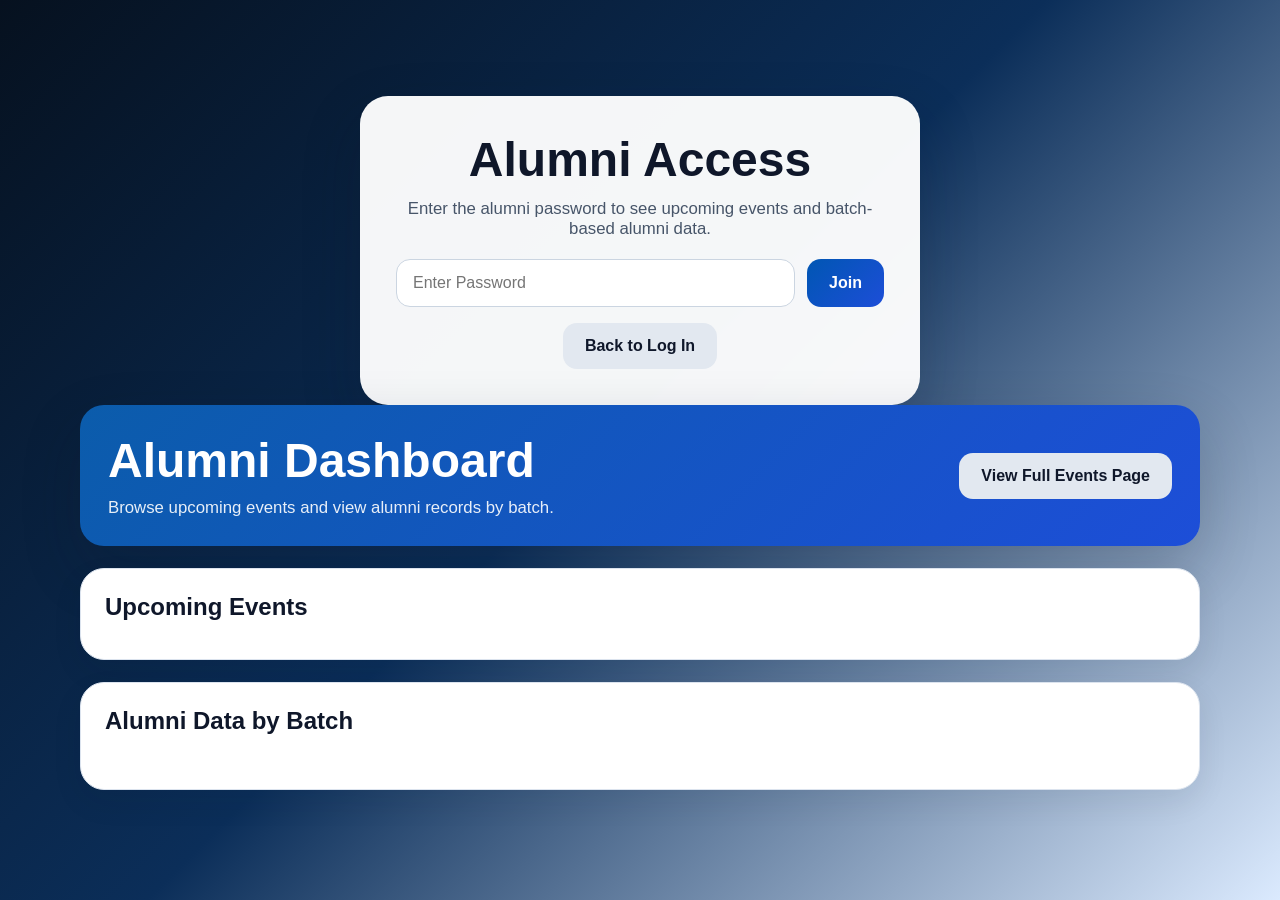
<file: alumni.html>
<!DOCTYPE html>
<html lang="en">
<head>
    <meta charset="UTF-8">
    <meta name="viewport" content="width=device-width, initial-scale=1.0">
    <title>PUCC - Alumni Dashboard</title>
    <style>
        * {
            box-sizing: border-box;
            margin: 0;
            padding: 0;
            font-family: 'Segoe UI', Tahoma, Geneva, Verdana, sans-serif;
        }
        body {
            min-height: 100vh;
            background: linear-gradient(135deg, #06111f, #0b2e59 48%, #dbeafe);
            color: #0f172a;
            padding: 24px;
        }
        .shell {
            width: min(100%, 1120px);
            margin: 0 auto;
        }
        .panel {
            background: rgba(255, 255, 255, 0.96);
            border-radius: 28px;
            padding: 36px;
            box-shadow: 0 24px 60px rgba(15, 23, 42, 0.2);
        }
        .login-panel {
            max-width: 560px;
            margin: 72px auto 0;
            text-align: center;
        }
        h1 {
            font-size: clamp(2rem, 4vw, 3rem);
            margin-bottom: 12px;
            color: #0f172a;
        }
        p {
            font-size: 1.05rem;
            color: #475569;
            margin-bottom: 20px;
        }
        .field-row {
            display: flex;
            gap: 12px;
            flex-wrap: wrap;
            justify-content: center;
        }
        input {
            flex: 1 1 260px;
            padding: 14px 16px;
            border: 1px solid #cbd5e1;
            border-radius: 14px;
            font-size: 1rem;
        }
        .btn {
            padding: 14px 22px;
            border: none;
            border-radius: 14px;
            cursor: pointer;
            background: linear-gradient(135deg, #0056b3, #1d4ed8);
            color: #ffffff;
            font-weight: 700;
            text-decoration: none;
            display: inline-block;
        }
        .btn.secondary {
            background: #e2e8f0;
            color: #0f172a;
        }
        .hidden { display: none; }
        .dashboard {
            display: grid;
            gap: 22px;
        }
        .hero {
            display: flex;
            justify-content: space-between;
            gap: 16px;
            align-items: center;
            flex-wrap: wrap;
            background: linear-gradient(135deg, #0b5cab, #1d4ed8);
            color: #ffffff;
            border-radius: 24px;
            padding: 28px;
        }
        .hero p {
            color: rgba(255, 255, 255, 0.9);
            margin-bottom: 0;
        }
        .section-card {
            background: #ffffff;
            border: 1px solid #dbe3ee;
            border-radius: 24px;
            padding: 24px;
            box-shadow: 0 12px 30px rgba(15, 23, 42, 0.08);
        }
        .section-card h2 {
            font-size: 1.5rem;
            margin-bottom: 14px;
            color: #0f172a;
        }
        .event-grid,
        .alumni-grid {
            display: grid;
            grid-template-columns: repeat(auto-fit, minmax(220px, 1fr));
            gap: 14px;
        }
        .event,
        .alumni-card {
            background: #f8fafc;
            border: 1px solid #dbe3ee;
            border-radius: 18px;
            padding: 18px;
        }
        .event h3,
        .alumni-card h3 {
            margin-bottom: 8px;
            color: #0f172a;
            font-size: 1.1rem;
        }
        .meta {
            font-size: 0.95rem;
            color: #475569;
            margin-bottom: 6px;
        }
        .batch-tabs {
            display: flex;
            gap: 10px;
            flex-wrap: wrap;
            margin-bottom: 16px;
        }
        .batch-tab {
            border: 1px solid #cbd5e1;
            background: #ffffff;
            color: #0f172a;
            padding: 10px 16px;
            border-radius: 999px;
            cursor: pointer;
            font-weight: 700;
        }
        .batch-tab.active {
            background: #0056b3;
            border-color: #0056b3;
            color: #ffffff;
        }
        .note {
            margin-top: 16px;
            font-weight: 700;
            color: #0056b3;
            text-align: center;
        }
    </style>
    <link rel="stylesheet" href="responsive.css">
</head>
<body>
    <div class="shell">
        <div id="login-box" class="panel login-panel">
            <h1>Alumni Access</h1>
            <p>Enter the alumni password to see upcoming events and batch-based alumni data.</p>
            <div class="field-row">
                <input type="password" id="pass" placeholder="Enter Password" autocomplete="current-password">
                <button class="btn" id="login-btn" type="button">Join</button>
            </div>
            <div style="margin-top: 16px;">
                <a class="btn secondary" href="login.html">Back to Log In</a>
            </div>
        </div>

        <div id="dashboard" class="dashboard hidden">
            <div class="hero panel" style="padding: 28px;">
                <div>
                    <h1 style="color:#ffffff; margin-bottom: 10px;">Alumni Dashboard</h1>
                    <p>Browse upcoming events and view alumni records by batch.</p>
                </div>
                <a class="btn secondary" href="events.html">View Full Events Page</a>
            </div>

            <div class="section-card">
                <h2>Upcoming Events</h2>
                <div class="event-grid" id="event-list"></div>
            </div>

            <div class="section-card">
                <h2>Alumni Data by Batch</h2>
                <div class="batch-tabs" id="batch-tabs"></div>
                <div class="alumni-grid" id="alumni-list"></div>
            </div>
        </div>
    </div>

    <script>
        const alumniPassword = "135792468";
        const events = [
            { title: "Alumni Meetup 2026", date: "15 August 2026", time: "4:00 PM", venue: "PUCC Auditorium" },
            { title: "Career Talk with Alumni", date: "29 August 2026", time: "6:00 PM", venue: "Online via Meet" },
            { title: "Annual Reunion Night", date: "12 September 2026", time: "7:00 PM", venue: "University Hall" }
        ];

        const alumniByBatch = {
            "Batch 18": [
                { name: "Ayesha Rahman", role: "Software Engineer", company: "TechNova" },
                { name: "Tanvir Hasan", role: "Full Stack Developer", company: "CloudCore" }
            ],
            "Batch 19": [
                { name: "Nusrat Jahan", role: "Data Analyst", company: "Insight Labs" },
                { name: "Rakib Ahmed", role: "DevOps Engineer", company: "Skyline Systems" }
            ],
            "Batch 20": [
                { name: "Mim Sultana", role: "UI/UX Designer", company: "PixelForge" },
                { name: "Shuvo Roy", role: "Cybersecurity Analyst", company: "SecureNet" }
            ]
        };

        const loginBox = document.getElementById("login-box");
        const dashboard = document.getElementById("dashboard");
        const passInput = document.getElementById("pass");
        const loginButton = document.getElementById("login-btn");
        const eventList = document.getElementById("event-list");
        const batchTabs = document.getElementById("batch-tabs");
        const alumniList = document.getElementById("alumni-list");

        let activeBatch = Object.keys(alumniByBatch)[0];

        function renderEvents() {
            eventList.innerHTML = events.map((event) => `
                <div class="event">
                    <h3>${event.title}</h3>
                    <div class="meta">Date: ${event.date}</div>
                    <div class="meta">Time: ${event.time}</div>
                    <div class="meta">Venue: ${event.venue}</div>
                </div>
            `).join("");
        }

        function renderBatches() {
            batchTabs.innerHTML = Object.keys(alumniByBatch).map((batch) => `
                <button class="batch-tab ${batch === activeBatch ? "active" : ""}" type="button" data-batch="${batch}">${batch}</button>
            `).join("");
        }

        function renderAlumni() {
            const alumni = alumniByBatch[activeBatch] || [];
            alumniList.innerHTML = alumni.map((person) => `
                <div class="alumni-card">
                    <h3>${person.name}</h3>
                    <div class="meta">Batch: ${activeBatch}</div>
                    <div class="meta">Role: ${person.role}</div>
                    <div class="meta">Company: ${person.company}</div>
                </div>
            `).join("");
        }

        function openDashboard() {
            loginBox.classList.add("hidden");
            dashboard.classList.remove("hidden");
            renderEvents();
            renderBatches();
            renderAlumni();
        }

        loginButton.addEventListener("click", () => {
            if (passInput.value === alumniPassword) {
                openDashboard();
                return;
            }

            alert("Wrong Password!");
        });

        passInput.addEventListener("keydown", (event) => {
            if (event.key === "Enter") {
                loginButton.click();
            }
        });

        batchTabs.addEventListener("click", (event) => {
            const button = event.target.closest("button[data-batch]");
            if (!button) {
                return;
            }

            activeBatch = button.dataset.batch;
            renderBatches();
            renderAlumni();
        });
    </script>
</body>
</html>
</file>
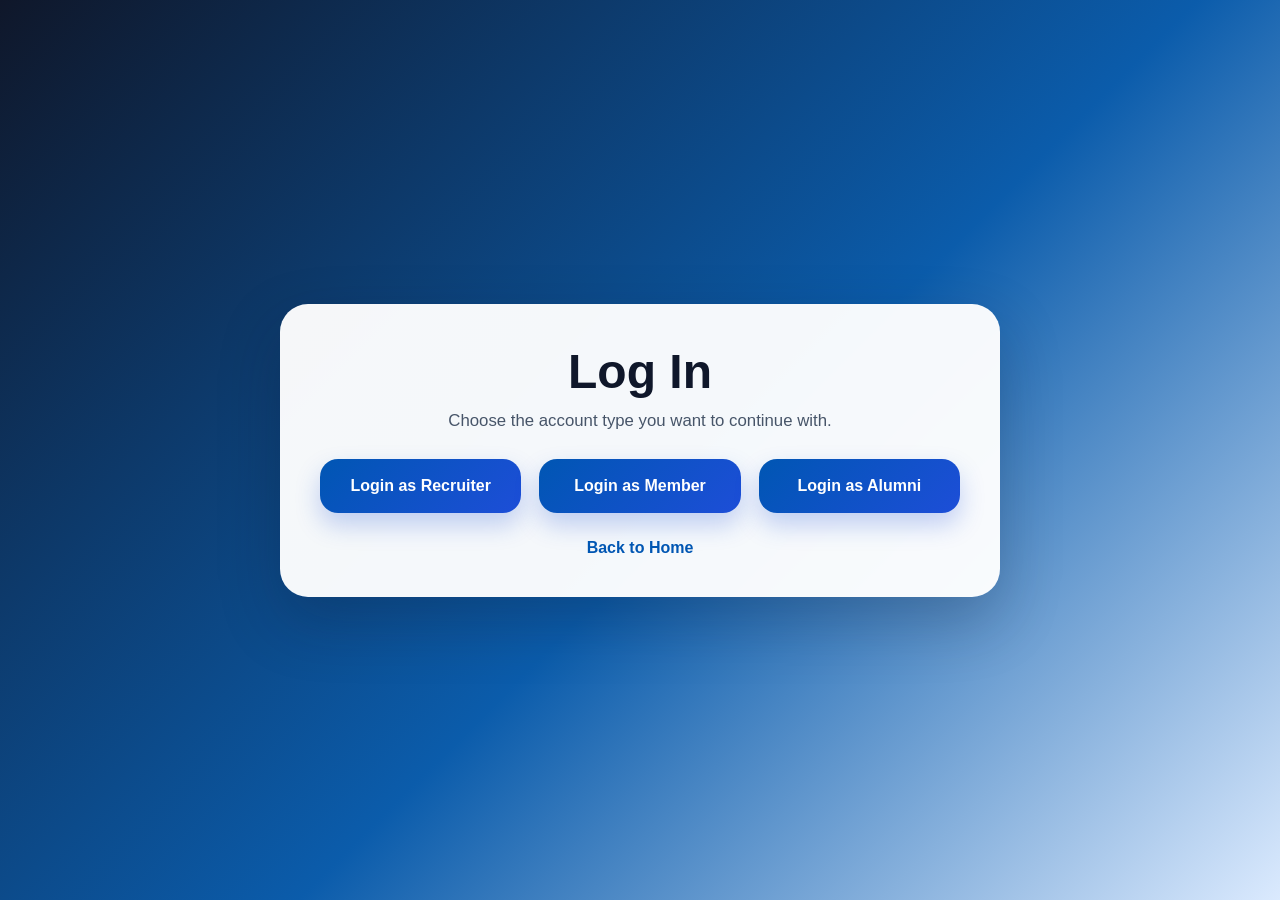
<file: login.html>
<!DOCTYPE html>
<html lang="en">
<head>
    <meta charset="UTF-8">
    <meta name="viewport" content="width=device-width, initial-scale=1.0">
    <title>PUCC - Log In</title>
    <style>
        * {
            margin: 0;
            padding: 0;
            box-sizing: border-box;
            font-family: 'Segoe UI', Tahoma, Geneva, Verdana, sans-serif;
        }
        body {
            min-height: 100vh;
            display: flex;
            align-items: center;
            justify-content: center;
            background: linear-gradient(135deg, #0f172a, #0b5cab 55%, #dbeafe);
            color: #0f172a;
            padding: 24px;
        }
        .card {
            width: min(100%, 720px);
            background: rgba(255, 255, 255, 0.96);
            border-radius: 28px;
            padding: 40px;
            box-shadow: 0 24px 60px rgba(15, 23, 42, 0.25);
            text-align: center;
        }
        h1 {
            font-size: clamp(2rem, 4vw, 3rem);
            margin-bottom: 12px;
        }
        p {
            font-size: 1.05rem;
            color: #475569;
            margin-bottom: 28px;
        }
        .options {
            display: grid;
            grid-template-columns: repeat(auto-fit, minmax(180px, 1fr));
            gap: 18px;
        }
        .option {
            display: block;
            padding: 18px 20px;
            border-radius: 18px;
            text-decoration: none;
            font-weight: 700;
            color: #ffffff;
            background: linear-gradient(135deg, #0056b3, #1d4ed8);
            box-shadow: 0 12px 24px rgba(29, 78, 216, 0.25);
            transition: transform 0.2s ease, box-shadow 0.2s ease;
        }
        .option:hover {
            transform: translateY(-3px);
            box-shadow: 0 16px 28px rgba(29, 78, 216, 0.3);
        }
        .back {
            display: inline-block;
            margin-top: 26px;
            color: #0056b3;
            text-decoration: none;
            font-weight: 700;
        }
    </style>
    <link rel="stylesheet" href="responsive.css">
</head>
<body>
    <main class="card">
        <h1>Log In</h1>
        <p>Choose the account type you want to continue with.</p>
        <div class="options">
            <a class="option" href="recruiter.html">Login as Recruiter</a>
            <a class="option" href="member.html">Login as Member</a>
            <a class="option" href="alumni.html">Login as Alumni</a>
        </div>
        <a class="back" href="index.html">Back to Home</a>
    </main>
</body>
</html>
</file>
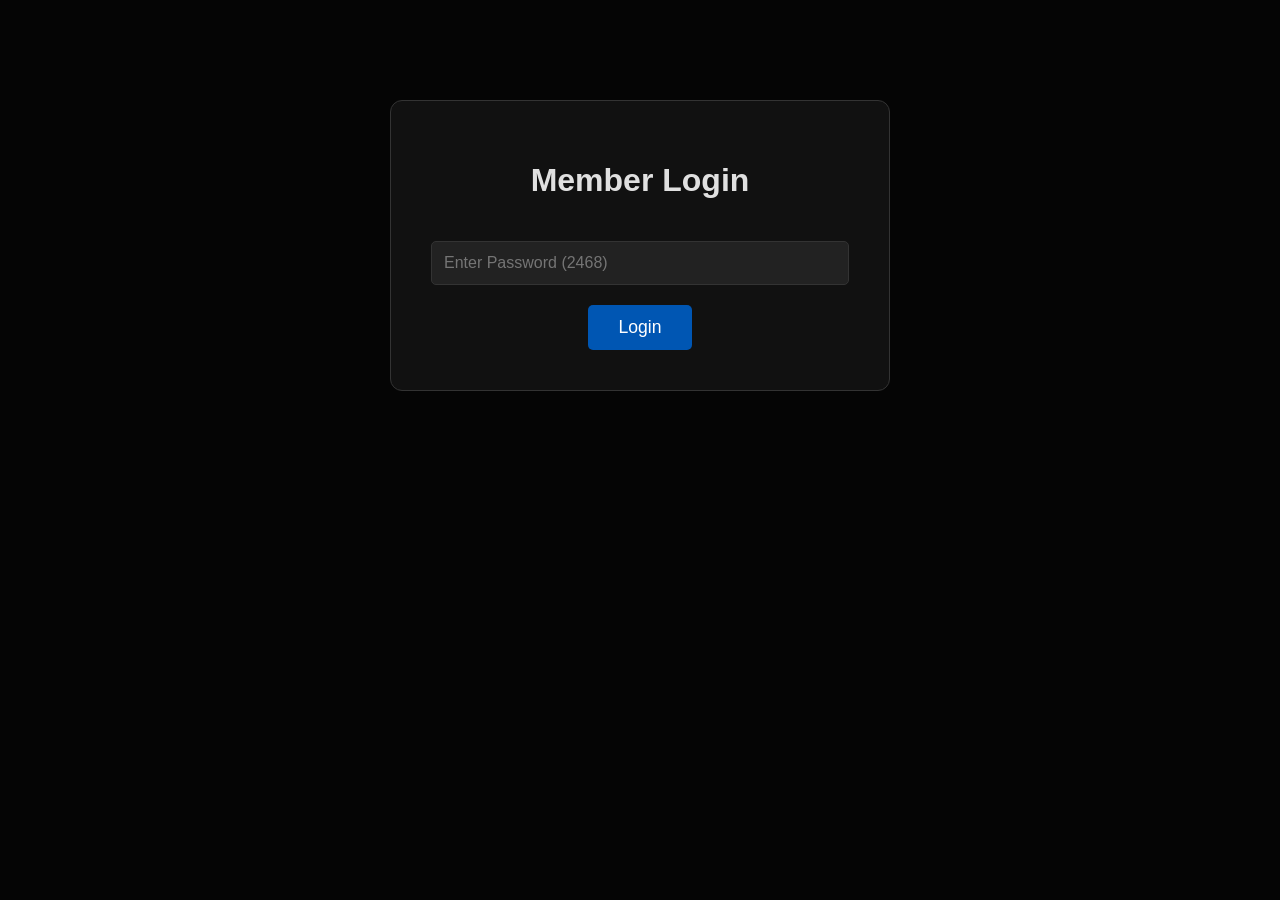
<file: member.html>
<!DOCTYPE html>
<html lang="en">
<head>
    <meta charset="UTF-8">
    <meta name="viewport" content="width=device-width, initial-scale=1.0">
    <title>Member Login - PUCC</title>
    <style>
        body { background-color: #050505; color: #e0e0e0; font-family: sans-serif; margin: 0; }
        .container { max-width: 500px; margin: 100px auto; padding: 40px; background: #111; border-radius: 12px; border: 1px solid #333; text-align: center; }
        input { width: 100%; padding: 12px; margin: 20px 0; border-radius: 5px; border: 1px solid #333; background: #222; color: #fff; box-sizing: border-box; }
        .btn { padding: 12px 30px; background: #0056b3; color: white; border: none; border-radius: 5px; cursor: pointer; font-size: 1.1rem; }
        #dashboard { display: none; }
        /* Include same Header/Footer styles here */
    </style>
    <link rel="stylesheet" href="responsive.css">
</head>
<body>
    <div id="login-box" class="container">
        <h1>Member Login</h1>
        <input type="password" id="pass" placeholder="Enter Password (2468)">
        <button class="btn" onclick="checkPass()">Login</button>
    </div>

    <div id="dashboard" class="container">
        <h1>Member Dashboard</h1>
        <div class="info-box" style="background: #1a1a1a; padding: 20px; border-radius: 8px; text-align: left;">
            <p><strong>Name:</strong> Mohammad Sadek</p>
            <p><strong>Status:</strong> <span style="color: #28a745;">Active Member</span></p>
        </div>
        <a href="events.html" class="btn">View Upcoming Events</a>
    </div>

    <script>
        function checkPass() {
            if(document.getElementById("pass").value === "2468") {
                document.getElementById("login-box").style.display = "none";
                document.getElementById("dashboard").style.display = "block";
            } else {
                alert("Wrong Password!");
            }
        }
    </script>
</body>
</html>
</file>
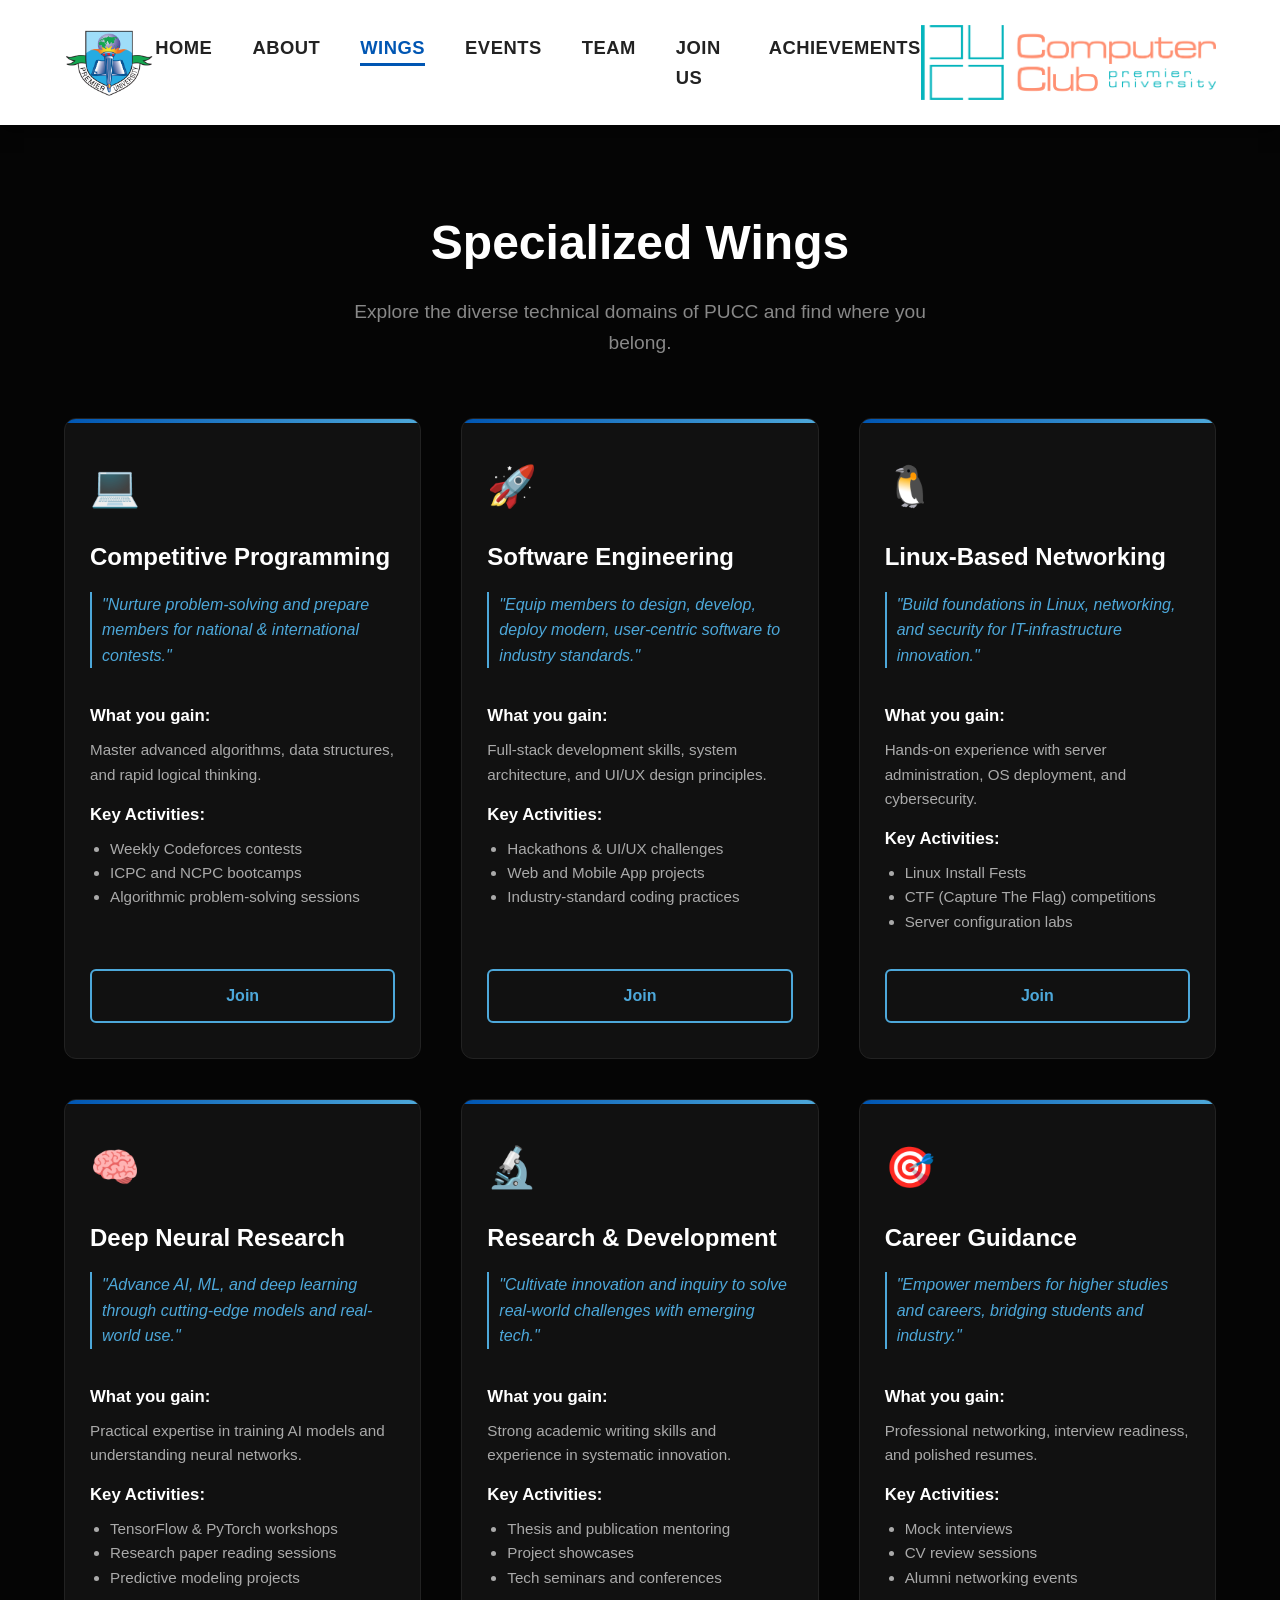
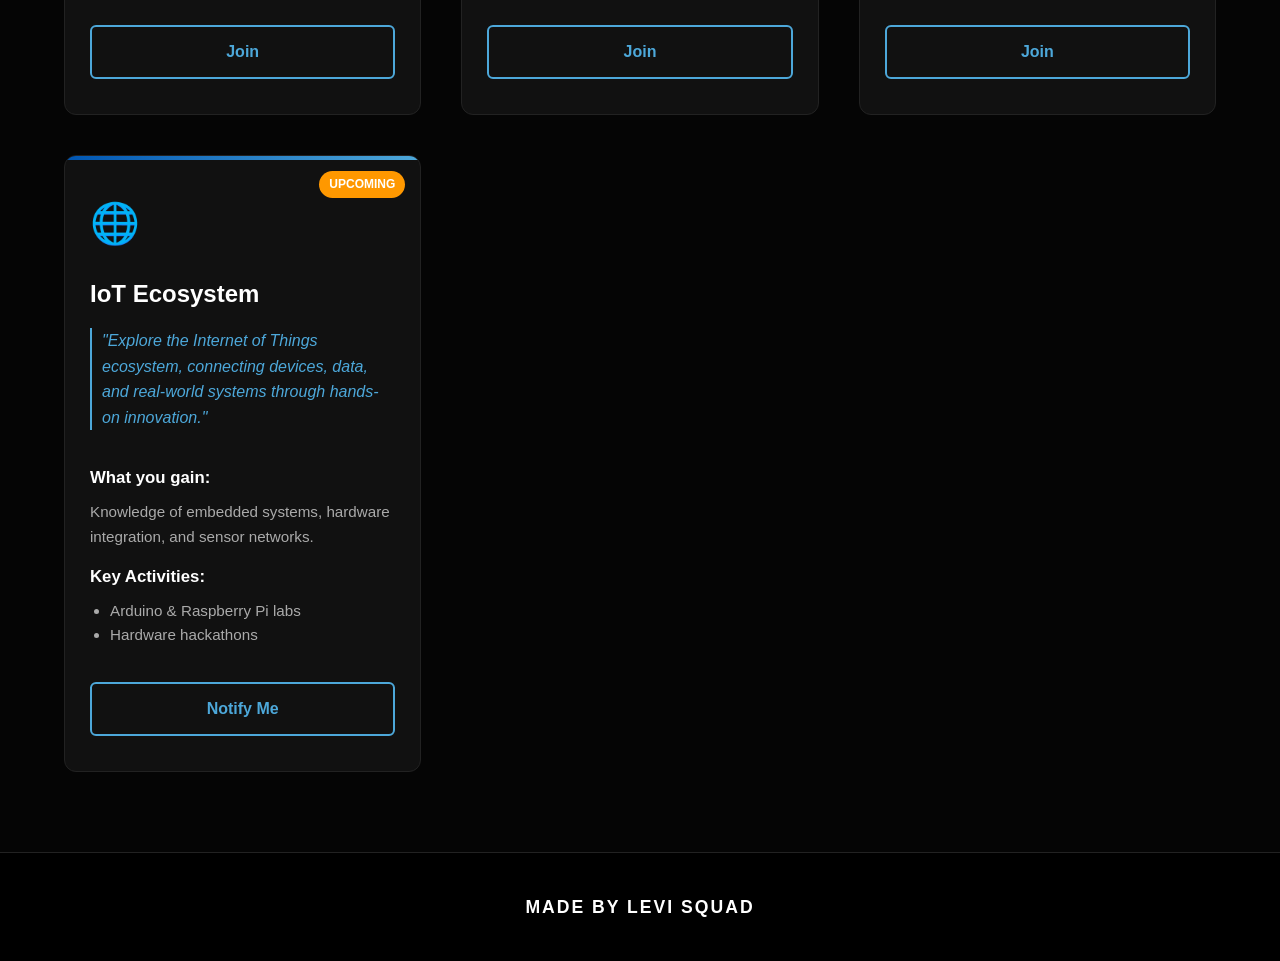
<file: wings.html>
<!DOCTYPE html>
<html lang="en">
<head>
    <meta charset="UTF-8">
    <meta name="viewport" content="width=device-width, initial-scale=1.0">
    <title>Wings - Premier University Computer Club</title>
    <style>
        /* CSS Reset & Smooth Scroll */
        * {
            margin: 0;
            padding: 0;
            box-sizing: border-box;
            font-family: 'Segoe UI', Tahoma, Geneva, Verdana, sans-serif;
        }
        html {
            scroll-behavior: smooth;
        }
        
        /* --- SUPER DARK THEME BACKGROUND --- */
        body {
            background-color: #050505; /* Very dark background */
            color: #e0e0e0;
            line-height: 1.6;
        }

        /* --- HEADER & NAVBAR (Same as before) --- */
        header {
            display: flex;
            justify-content: space-between;
            align-items: center;
            padding: 25px 5%;
            background-color: #ffffff; /* Kept white for brand consistency as requested */
            box-shadow: 0 6px 15px rgba(0, 0, 0, 0.5);
            position: sticky;
            top: 0;
            z-index: 1000;
        }
        .logo-left, .logo-right {
            height: 75px;
            object-fit: contain;
        }
        nav ul {
            list-style: none;
            display: flex;
            gap: 40px;
        }
        nav a {
            text-decoration: none;
            color: #222;
            font-weight: 700;
            font-size: 1.15rem;
            letter-spacing: 0.5px;
            text-transform: uppercase;
            transition: color 0.3s ease, border-bottom 0.3s ease;
            padding-bottom: 5px;
            border-bottom: 3px solid transparent;
        }
        nav a:hover, nav a.active {
            color: #0056b3;
            border-bottom: 3px solid #0056b3;
        }

        /* --- WINGS SECTION STYLING --- */
        main {
            padding: 80px 5%;
            display: flex;
            flex-direction: column;
            align-items: center;
        }
        .section-header {
            text-align: center;
            margin-bottom: 60px;
        }
        .section-header h1 {
            font-size: 3rem;
            color: #ffffff;
            font-weight: 800;
            margin-bottom: 15px;
        }
        .section-header p {
            font-size: 1.2rem;
            color: #888888;
            max-width: 600px;
            margin: 0 auto;
        }

        /* --- REUSABLE CARD SYSTEM --- */
        .wings-container {
            display: grid;
            grid-template-columns: repeat(auto-fit, minmax(320px, 1fr));
            gap: 40px;
            width: 100%;
            max-width: 1200px;
        }
        
        .wing-card {
            background-color: #111111; /* Dark card */
            border: 1px solid #222222;
            border-radius: 12px;
            padding: 35px 25px;
            transition: transform 0.3s ease, box-shadow 0.3s ease, border-color 0.3s ease;
            display: flex;
            flex-direction: column;
            position: relative;
            overflow: hidden;
        }
        
        /* Subtle glow effect on hover */
        .wing-card:hover {
            transform: translateY(-8px);
            box-shadow: 0 10px 30px rgba(0, 86, 179, 0.15);
            border-color: #0056b3;
        }

        /* Accent top border for cards */
        .wing-card::before {
            content: '';
            position: absolute;
            top: 0;
            left: 0;
            width: 100%;
            height: 4px;
            background: linear-gradient(90deg, #0056b3, #4da8da);
        }

        .wing-icon {
            font-size: 2.5rem;
            margin-bottom: 20px;
        }

        .wing-title {
            font-size: 1.5rem;
            color: #ffffff;
            margin-bottom: 15px;
            font-weight: 700;
        }

        .wing-mission {
            font-size: 1rem;
            font-style: italic;
            color: #4da8da; /* Highlighted to show verbatim accuracy */
            margin-bottom: 20px;
            border-left: 2px solid #4da8da;
            padding-left: 10px;
        }

        .wing-details h4 {
            font-size: 1.05rem;
            color: #ffffff;
            margin-bottom: 8px;
            margin-top: 15px;
        }
        .wing-details p, .wing-details ul {
            font-size: 0.95rem;
            color: #aaaaaa;
            margin-bottom: 10px;
        }
        .wing-details ul {
            padding-left: 20px;
        }

        /* Spacer to push CTA button to bottom */
        .spacer {
            flex-grow: 1;
        }

        /* --- CTA BUTTON --- */
        .btn-card {
            display: block;
            text-align: center;
            margin-top: 25px;
            padding: 12px 0;
            background-color: transparent;
            color: #4da8da;
            text-decoration: none;
            font-weight: bold;
            font-size: 1rem;
            border: 2px solid #4da8da;
            border-radius: 6px;
            transition: all 0.3s;
        }
        .btn-card:hover {
            background-color: #4da8da;
            color: #050505;
        }

        /* Upcoming Badge */
        .badge-upcoming {
            position: absolute;
            top: 15px;
            right: 15px;
            background-color: #ff9800;
            color: #fff;
            font-size: 0.75rem;
            font-weight: bold;
            padding: 4px 10px;
            border-radius: 20px;
            text-transform: uppercase;
        }

        /* --- FOOTER --- */
        footer {
            text-align: center;
            padding: 40px;
            background-color: #000000;
            color: #ffffff;
            font-weight: bold;
            font-size: 1.1rem;
            letter-spacing: 2px;
            text-transform: uppercase;
            border-top: 1px solid #222;
        }
    </style>
    <link rel="stylesheet" href="responsive.css">
</head>
<body>

    <!-- HEADER (Active link changed to Wings) -->
    <header>
        <img src="puclogo.png" alt="PUC Logo" class="logo-left">
        <nav>
            <ul>
                <li><a href="index.html">Home</a></li>
                <li><a href="about.html">About</a></li>
                <li><a href="wings.html" class="active">Wings</a></li>
                <li><a href="events.html">Events</a></li>
                <li><a href="team.html">Team</a></li>
                <li><a href="join.html">Join Us</a></li>
                <li><a href="achievements.html">Achievements</a></li>
            </ul>
        </nav>
        <img src="pucclublogo.png" alt="PUCC Logo" class="logo-right">
    </header>

    <main>
        <div class="section-header">
            <h1>Specialized Wings</h1>
            <p>Explore the diverse technical domains of PUCC and find where you belong.</p>
        </div>

        <div class="wings-container">
            
            <!-- Wing 1: Competitive Programming -->
            <div class="wing-card">
                <div class="wing-icon">💻</div>
                <h2 class="wing-title">Competitive Programming</h2>
                <div class="wing-mission">
                    "Nurture problem-solving and prepare members for national & international contests."
                </div>
                <div class="wing-details">
                    <h4>What you gain:</h4>
                    <p>Master advanced algorithms, data structures, and rapid logical thinking.</p>
                    <h4>Key Activities:</h4>
                    <ul>
                        <li>Weekly Codeforces contests</li>
                        <li>ICPC and NCPC bootcamps</li>
                        <li>Algorithmic problem-solving sessions</li>
                    </ul>
                </div>
                <div class="spacer"></div>
                <a href="join.html" class="btn-card">Join</a>
            </div>

            <!-- Wing 2: Software Engineering -->
            <div class="wing-card">
                <div class="wing-icon">🚀</div>
                <h2 class="wing-title">Software Engineering</h2>
                <div class="wing-mission">
                    "Equip members to design, develop, deploy modern, user-centric software to industry standards."
                </div>
                <div class="wing-details">
                    <h4>What you gain:</h4>
                    <p>Full-stack development skills, system architecture, and UI/UX design principles.</p>
                    <h4>Key Activities:</h4>
                    <ul>
                        <li>Hackathons & UI/UX challenges</li>
                        <li>Web and Mobile App projects</li>
                        <li>Industry-standard coding practices</li>
                    </ul>
                </div>
                <div class="spacer"></div>
                <a href="join.html" class="btn-card">Join</a>
            </div>

            <!-- Wing 3: Linux-Based Networking -->
            <div class="wing-card">
                <div class="wing-icon">🐧</div>
                <h2 class="wing-title">Linux-Based Networking</h2>
                <div class="wing-mission">
                    "Build foundations in Linux, networking, and security for IT-infrastructure innovation."
                </div>
                <div class="wing-details">
                    <h4>What you gain:</h4>
                    <p>Hands-on experience with server administration, OS deployment, and cybersecurity.</p>
                    <h4>Key Activities:</h4>
                    <ul>
                        <li>Linux Install Fests</li>
                        <li>CTF (Capture The Flag) competitions</li>
                        <li>Server configuration labs</li>
                    </ul>
                </div>
                <div class="spacer"></div>
                <a href="join.html" class="btn-card">Join</a>
            </div>

            <!-- Wing 4: Deep Neural Research -->
            <div class="wing-card">
                <div class="wing-icon">🧠</div>
                <h2 class="wing-title">Deep Neural Research</h2>
                <div class="wing-mission">
                    "Advance AI, ML, and deep learning through cutting-edge models and real-world use."
                </div>
                <div class="wing-details">
                    <h4>What you gain:</h4>
                    <p>Practical expertise in training AI models and understanding neural networks.</p>
                    <h4>Key Activities:</h4>
                    <ul>
                        <li>TensorFlow & PyTorch workshops</li>
                        <li>Research paper reading sessions</li>
                        <li>Predictive modeling projects</li>
                    </ul>
                </div>
                <div class="spacer"></div>
                <a href="join.html" class="btn-card">Join</a>
            </div>

            <!-- Wing 5: Research & Development -->
            <div class="wing-card">
                <div class="wing-icon">🔬</div>
                <h2 class="wing-title">Research & Development</h2>
                <div class="wing-mission">
                    "Cultivate innovation and inquiry to solve real-world challenges with emerging tech."
                </div>
                <div class="wing-details">
                    <h4>What you gain:</h4>
                    <p>Strong academic writing skills and experience in systematic innovation.</p>
                    <h4>Key Activities:</h4>
                    <ul>
                        <li>Thesis and publication mentoring</li>
                        <li>Project showcases</li>
                        <li>Tech seminars and conferences</li>
                    </ul>
                </div>
                <div class="spacer"></div>
                <a href="join.html" class="btn-card">Join</a>
            </div>

            <!-- Wing 6: Career Guidance -->
            <div class="wing-card">
                <div class="wing-icon">🎯</div>
                <h2 class="wing-title">Career Guidance</h2>
                <div class="wing-mission">
                    "Empower members for higher studies and careers, bridging students and industry."
                </div>
                <div class="wing-details">
                    <h4>What you gain:</h4>
                    <p>Professional networking, interview readiness, and polished resumes.</p>
                    <h4>Key Activities:</h4>
                    <ul>
                        <li>Mock interviews</li>
                        <li>CV review sessions</li>
                        <li>Alumni networking events</li>
                    </ul>
                </div>
                <div class="spacer"></div>
                <a href="join.html" class="btn-card">Join</a>
            </div>

            <!-- Wing 7: IoT (Upcoming) -->
            <div class="wing-card">
                <span class="badge-upcoming">Upcoming</span>
                <div class="wing-icon">🌐</div>
                <h2 class="wing-title">IoT Ecosystem</h2>
                <div class="wing-mission">
                    "Explore the Internet of Things ecosystem, connecting devices, data, and real-world systems through hands-on innovation."
                </div>
                <div class="wing-details">
                    <h4>What you gain:</h4>
                    <p>Knowledge of embedded systems, hardware integration, and sensor networks.</p>
                    <h4>Key Activities:</h4>
                    <ul>
                        <li>Arduino & Raspberry Pi labs</li>
                        <li>Hardware hackathons</li>
                    </ul>
                </div>
                <div class="spacer"></div>
                <a href="iot.html" class="btn-card">Notify Me</a>
            </div>

        </div>
    </main>

    <!-- FOOTER -->
    <footer>
        <p>made by Levi squad</p>
    </footer>

</body>
</html>
</file>
<file: responsive.css>
* {
    box-sizing: border-box;
}

html, body {
    max-width: 100%;
    overflow-x: hidden;
}

img, video, svg {
    max-width: 100%;
    height: auto;
}

table {
    width: 100%;
    max-width: 100%;
}

input, select, textarea, button {
    font: inherit;
}

@media (max-width: 1024px) {
    header {
        gap: 16px;
        padding: 18px 4%;
    }

    nav ul {
        gap: 18px;
        flex-wrap: wrap;
        justify-content: center;
    }

    section {
        padding: 72px 6%;
    }

    main {
        padding-left: 4%;
        padding-right: 4%;
    }

    .wings-container,
    .cards,
    .event-grid,
    .alumni-grid,
    .form-grid,
    .options {
        grid-template-columns: repeat(auto-fit, minmax(240px, 1fr));
    }
}

@media (max-width: 768px) {
    body {
        background-attachment: scroll !important;
    }

    header {
        flex-direction: column;
        align-items: center;
        text-align: center;
    }

    .logo-left,
    .logo-right {
        height: 56px;
    }

    nav ul {
        gap: 12px;
        row-gap: 10px;
    }

    nav a {
        font-size: 1rem;
        padding-bottom: 3px;
    }

    section {
        padding: 56px 5%;
        min-height: auto;
    }

    #hero {
        min-height: 72vh;
    }

    #hero h1,
    .section-header h1,
    h1 {
        font-size: clamp(2rem, 8vw, 3rem);
    }

    #hero .club-motto,
    .club-motto {
        font-size: clamp(1.1rem, 4vw, 1.6rem);
    }

    h2 {
        font-size: clamp(1.5rem, 5vw, 2.2rem);
    }

    p {
        max-width: 100%;
        font-size: 1rem;
    }

    .btn,
    .btn-card,
    .option,
    .batch-tab,
    .btn-primary,
    .btn-success,
    .btn-danger,
    button {
        width: 100%;
        justify-content: center;
    }

    .snapshot-slider,
    .join-form,
    .container,
    .panel,
    .card,
    .section-card,
    .wing-card {
        width: 100%;
    }

    .join-form,
    .container,
    .panel,
    .section-card,
    .card,
    .wing-card {
        padding: 20px;
    }

    table {
        display: block;
        overflow-x: auto;
        -webkit-overflow-scrolling: touch;
    }

    .topbar,
    .hero,
    .field-row,
    .form-actions,
    .card-actions {
        flex-direction: column;
        align-items: stretch;
    }

    .batch-tabs {
        justify-content: center;
    }
}

@media (max-width: 480px) {
    header {
        padding: 14px 4%;
    }

    nav ul {
        gap: 8px;
    }

    nav a {
        font-size: 0.92rem;
    }

    section {
        padding: 44px 4%;
    }

    .snapshot-slider {
        border-radius: 16px;
    }

    .btn,
    .btn-card,
    .option {
        padding-left: 16px;
        padding-right: 16px;
    }

    input,
    select,
    textarea {
        min-width: 0;
    }
}
</file>
